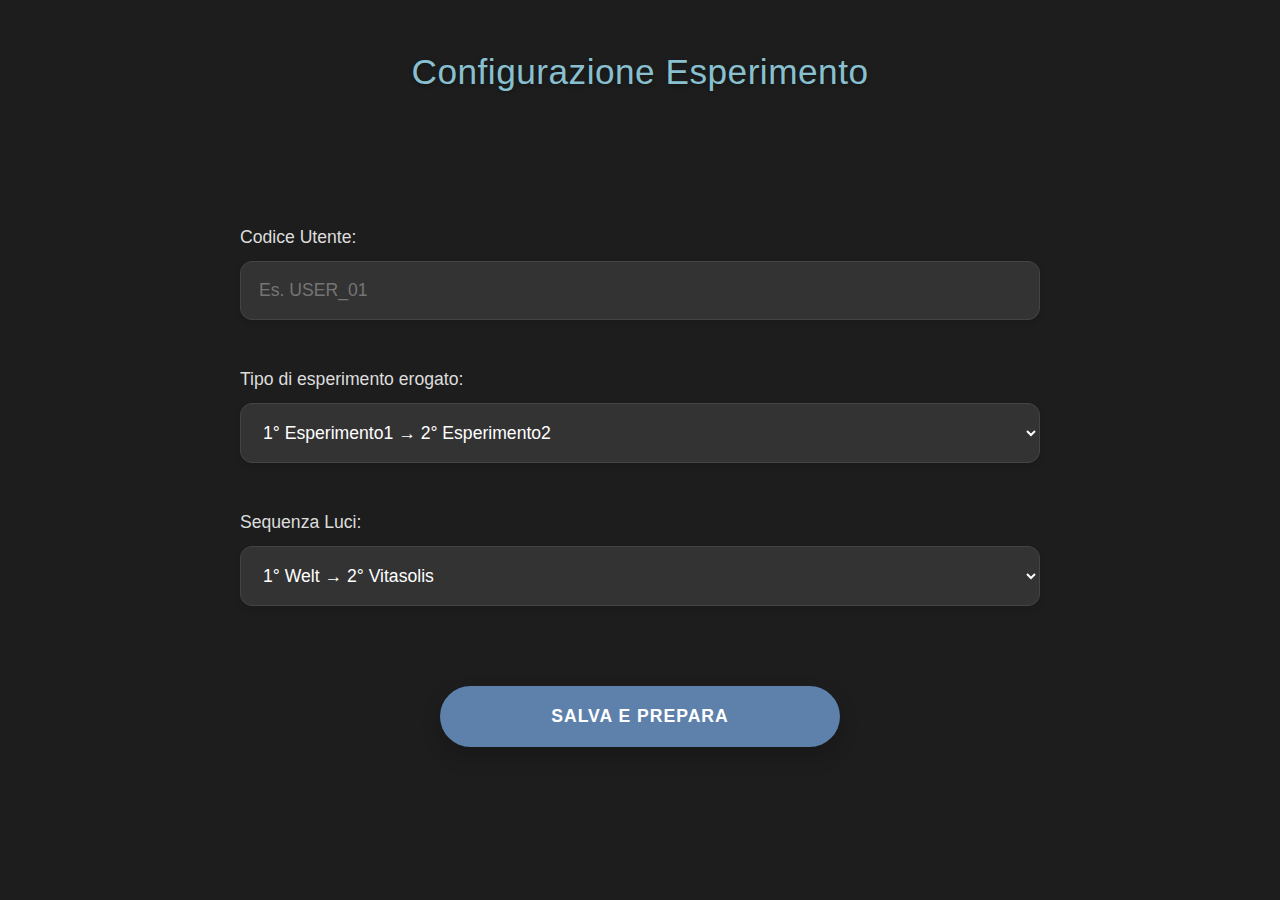
<file: index.html>
<!DOCTYPE html>
<html lang="it">
<head>
    <meta charset="UTF-8">
    <title>Control Room</title>
    <link rel="stylesheet" href="style.css">
</head>
<body>
    <h1>Configurazione Esperimento</h1>
    <div class="card">
        <label>Codice Utente:</label>
        <input type="text" id="userId" placeholder="Es. USER_01">
        
        <label style="display:block; margin-top:15px">Tipo di esperimento erogato:</label>
        <select id="ExperimentOrder">
            <option value="e1_e2">1° Esperimento1 &rarr; 2° Esperimento2</option>
            <option value="e2_e1">1° Esperimento2 &rarr; 2° Esperimento1</option>
        </select>

        <label style="display:block; margin-top:15px">Sequenza Luci:</label>
        <select id="lightOrder">
            <option value="Welt_Vitasolis">1° Welt &rarr; 2° Vitasolis</option>
            <option value="Vitasolis_Welt">1° Vitasolis &rarr; 2° Welt</option>
        </select>

        <button onclick="startExperiment()">SALVA E PREPARA</button>
    </div>

    <script>
        function startExperiment() {
            try {
                const uid = document.getElementById('userId').value;
                const Lightorder = document.getElementById('lightOrder').value;
                const ExperimentOrder = document.getElementById('ExperimentOrder').value;
                
                if(!uid) return alert("Inserisci ID Utente prima di procedere!");

                const [l1, l2] = Lightorder.split('_');
                const [e1, e2] = ExperimentOrder.split('_');
                
                localStorage.clear();
         
                localStorage.setItem('userId', uid);
                localStorage.setItem('light1_name', l1);
                localStorage.setItem('light2_name', l2);
                localStorage.setItem('phase1_name', e1);
                localStorage.setItem('phase2_name', e2);
                localStorage.setItem('stepIndex', -1); 

                alert("Configurazione Salvata per utente: " + uid + "\nPremi OK per iniziare.");

                window.location.href = "intro.html";
            } catch (err) {
                alert("ERRORE NEL CODICE: " + err.message);
            }
        }
    </script>
</body>
</html>
</file>
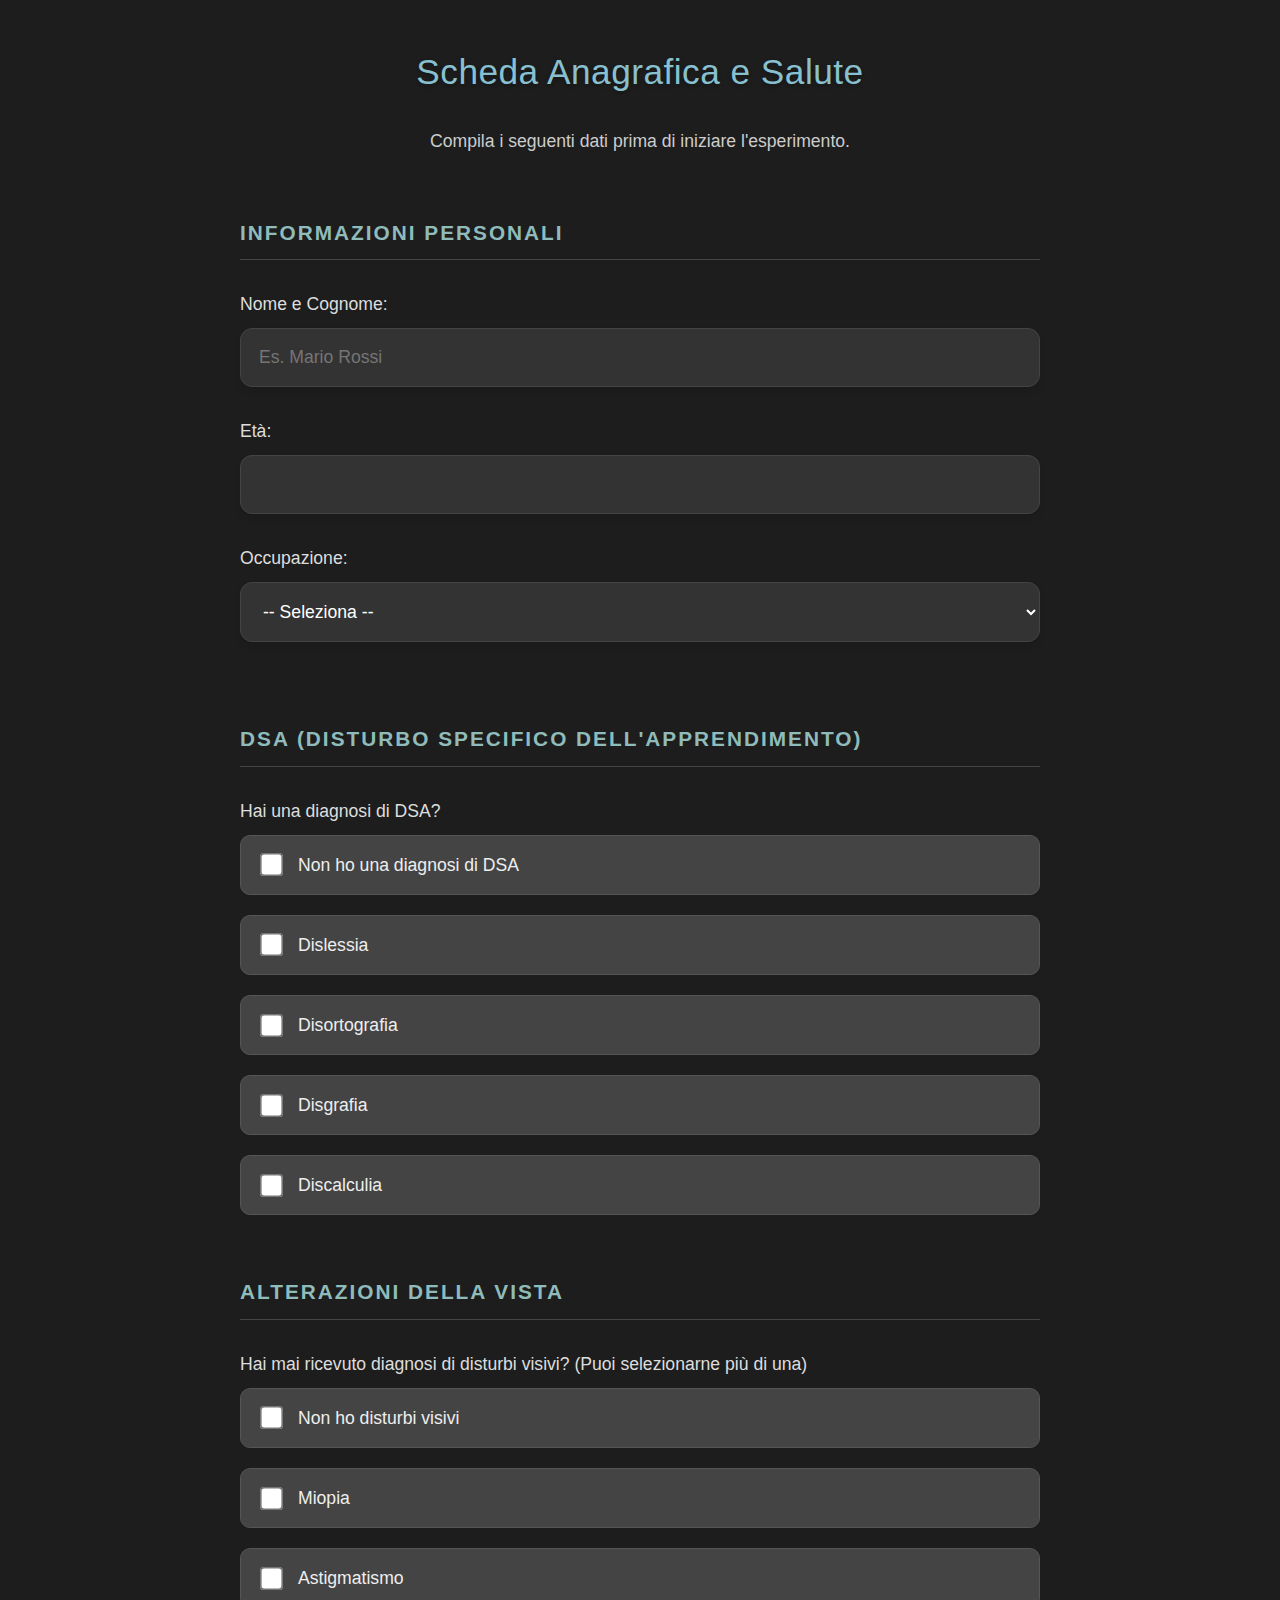
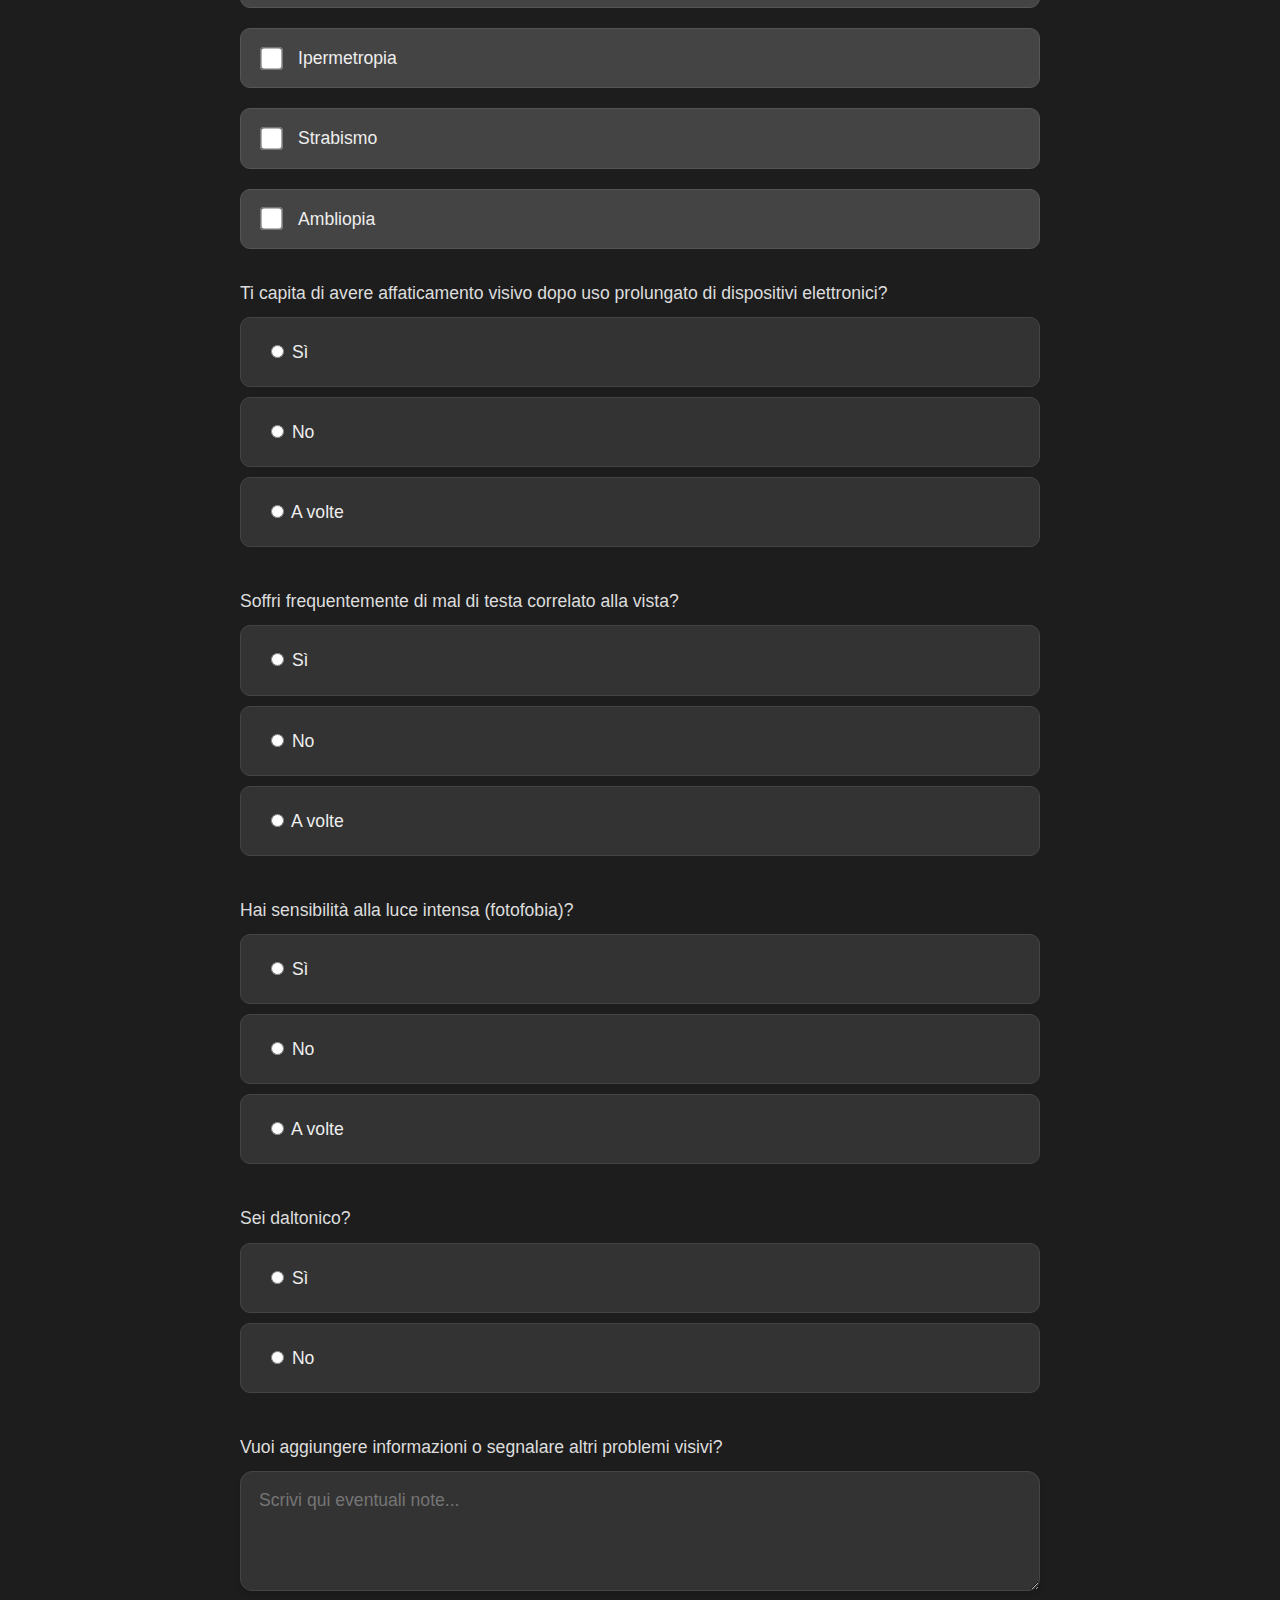
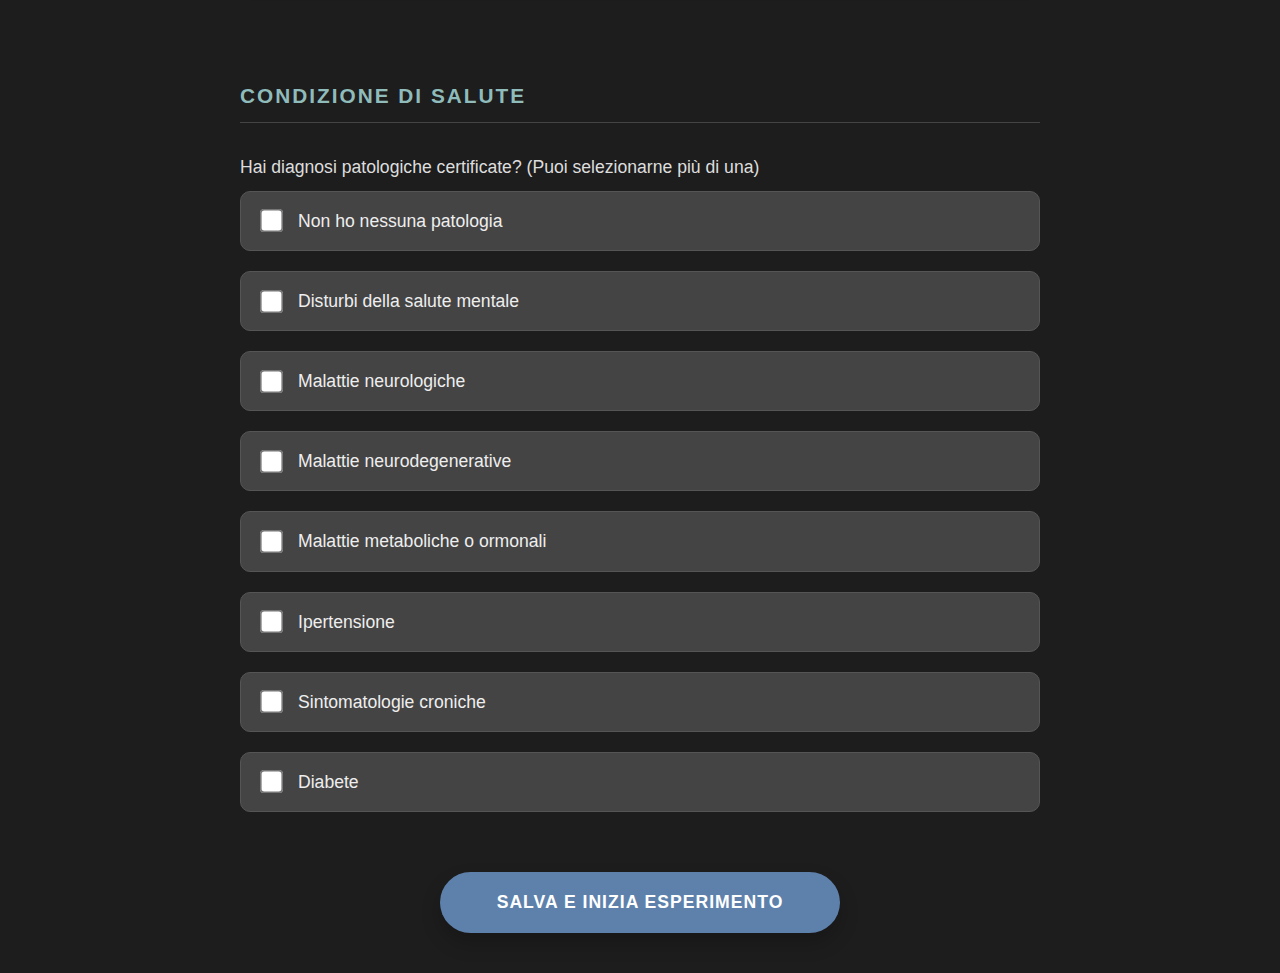
<file: anagrafica.html>
<!DOCTYPE html>
<html lang="it">
<head>
    <meta charset="UTF-8">
    <title>Dati Anagrafici e Salute</title>
    <link rel="stylesheet" href="style.css">
    <script src="flow.js"></script>
    <style>
        /* Stile specifico per le checkbox a lista */
        .checkbox-group {
            display: flex;
            flex-direction: column;
            gap: 10px;
            margin-bottom: 20px;
        }
        .check-option {
            display: flex;
            align-items: center;
            background: #444;
            padding: 15px 20px;
            border-radius: 10px;
            border: 1px solid #555;
            cursor: pointer;
            transition: background 0.2s;
        }
        .check-option:hover { background-color: #555; border-color: white; }
        
        input[type="checkbox"] {
            transform: scale(1.8);
            margin-right: 20px;
            accent-color: #4CAF50;
            cursor: pointer;
        }
    </style>
</head>
<body>

    <h1>Scheda Anagrafica e Salute</h1>
    <p style="text-align:center; color:#ccc;">Compila i seguenti dati prima di iniziare l'esperimento.</p>

    <form onsubmit="event.preventDefault(); salvaAnagrafica();">

        <div class="section-title">Informazioni personali</div>
        
        <label>Nome e Cognome:</label>
        <input type="text" id="nome" required placeholder="Es. Mario Rossi">

        <label>Età:</label>
        <input type="number" id="eta" required min="18" max="99">

        <label>Occupazione:</label>
        <select id="occupazione" required>
            <option value="" disabled selected>-- Seleziona --</option>
            <option value="studente">Studente</option>
            <option value="lavoratore">Lavoratore</option>
            <option value="studente-lavoratore">Studente-Lavoratore</option>
            <option value="disoccupato">Disoccupato</option>
            <option value="pensionato">Pensionato</option>
        </select>

        <div class="section-title">DSA (Disturbo Specifico dell'apprendimento)</div>
        <label>Hai una diagnosi di DSA?</label>
        
        <div class="checkbox-group" id="group_dsa">
            <label class="check-option"><input type="checkbox" name="dsa_opt" value="nessuna" onchange="checkDSA(this)"> Non ho una diagnosi di DSA</label>
            <label class="check-option"><input type="checkbox" name="dsa_opt" value="dislessia" onchange="checkDSA(this)"> Dislessia</label>
            <label class="check-option"><input type="checkbox" name="dsa_opt" value="disortografia" onchange="checkDSA(this)"> Disortografia</label>
            <label class="check-option"><input type="checkbox" name="dsa_opt" value="disgrafia" onchange="checkDSA(this)"> Disgrafia</label>
            <label class="check-option"><input type="checkbox" name="dsa_opt" value="discalculia" onchange="checkDSA(this)"> Discalculia</label>
        </div>

        <div class="section-title">Alterazioni della vista</div>
        <label>Hai mai ricevuto diagnosi di disturbi visivi? (Puoi selezionarne più di una)</label>
        
        <div class="checkbox-group" id="group_vista">
            <label class="check-option"><input type="checkbox" name="disturbi_visivi" value="nessuno" onchange="checkVista(this)"> Non ho disturbi visivi</label>
            <label class="check-option"><input type="checkbox" name="disturbi_visivi" value="miopia" onchange="checkVista(this)"> Miopia</label>
            <label class="check-option"><input type="checkbox" name="disturbi_visivi" value="astigmatismo" onchange="checkVista(this)"> Astigmatismo</label>
            <label class="check-option"><input type="checkbox" name="disturbi_visivi" value="ipermetropia" onchange="checkVista(this)"> Ipermetropia</label>
            <label class="check-option"><input type="checkbox" name="disturbi_visivi" value="strabismo" onchange="checkVista(this)"> Strabismo</label>
            <label class="check-option"><input type="checkbox" name="disturbi_visivi" value="ambliopia" onchange="checkVista(this)"> Ambliopia</label>
        </div>

        <div id="div_dettagli_vista" class="dynamic-block" style="padding-left: 15px; border-left: 2px solid #4CAF50; margin-top:10px;">
            <label>In questo momento stai usando occhiali o lenti?</label>
            <div class="radio-group">
                <label class="radio-option"><input type="radio" name="correzione" value="occhiali"> Sì, occhiali</label>
                <label class="radio-option"><input type="radio" name="correzione" value="lenti"> Sì, lenti a contatto</label>
                <label class="radio-option"><input type="radio" name="correzione" value="no"> No</label>
            </div>
            
            <label>Caratteristiche particolari lenti/occhiali (selezione multipla):</label>
            <div class="checkbox-group" id="group_lenti">
                <label class="check-option"><input type="checkbox" name="lenti_feat" value="nessuna" onchange="checkLenti(this)"> Nessuna / Non porto lenti</label>
                <label class="check-option"><input type="checkbox" name="lenti_feat" value="antiriflesso" onchange="checkLenti(this)"> Antiriflesso</label>
                <label class="check-option"><input type="checkbox" name="lenti_feat" value="filtro_luce_blu" onchange="checkLenti(this)"> Filtro Luce Blu</label>
                <label class="check-option"><input type="checkbox" name="lenti_feat" value="altro" onchange="checkLenti(this)"> Altro...</label>
            </div>
            
            <div id="div_altro_lenti" class="hidden-section">
                <input type="text" id="altro_lenti_text" placeholder="Specifica caratteristiche lenti...">
            </div>
        </div>
                
        <label>Ti capita di avere affaticamento visivo dopo uso prolungato di dispositivi elettronici?</label>
        <div class="radio-group">
            <label class="radio-option"><input type="radio" name="affaticamento" value="si" required> Sì</label>
            <label class="radio-option"><input type="radio" name="affaticamento" value="no"> No</label>
            <label class="radio-option"><input type="radio" name="affaticamento" value="a_volte"> A volte</label>
        </div>

        <label>Soffri frequentemente di mal di testa correlato alla vista?</label>
        <div class="radio-group">
            <label class="radio-option"><input type="radio" name="mdt" value="si" required> Sì</label>
            <label class="radio-option"><input type="radio" name="mdt" value="no"> No</label>
            <label class="radio-option"><input type="radio" name="mdt" value="a_volte"> A volte</label>
        </div>

        <label>Hai sensibilità alla luce intensa (fotofobia)?</label>
        <div class="radio-group">
            <label class="radio-option"><input type="radio" name="fotofobia" value="si" required> Sì</label>
            <label class="radio-option"><input type="radio" name="fotofobia" value="no"> No</label>
            <label class="radio-option"><input type="radio" name="fotofobia" value="a_volte"> A volte</label>
        </div>

        <label>Sei daltonico?</label>
        <div class="radio-group">
            <label class="radio-option"><input type="radio" name="daltonismo" value="si" onchange="toggleDaltonismo(true)" required> Sì</label>
            <label class="radio-option"><input type="radio" name="daltonismo" value="no" onchange="toggleDaltonismo(false)"> No</label>
        </div>

        <div id="div_tipo_daltonismo" class="hidden-section">
            <label>Specifica il tipo di daltonismo:</label>
            <select id="tipo_daltonismo">
                <option value="" disabled selected>-- Seleziona --</option>
                <option value="protanopia">Protanopia</option>
                <option value="protanomalia">Protanomalia</option>
                <option value="deuteranopia">Deuteranopia</option>
                <option value="deuteranomalia">Deuteranomalia</option>
                <option value="tritanopia">Tritanopia</option>
                <option value="tritanomalia">Tritanomalia</option>
                <option value="acromatopsia">Acromatopsia</option>
                <option value="altro">Altro</option>
            </select>
        </div>

        <label>Vuoi aggiungere informazioni o segnalare altri problemi visivi?</label>
        <textarea id="note_visive" placeholder="Scrivi qui eventuali note..."></textarea>

        <div class="section-title">Condizione di Salute</div>
        <label>Hai diagnosi patologiche certificate? (Puoi selezionarne più di una)</label>
        
        <div class="checkbox-group" id="group_patologie">
            <label class="check-option"><input type="checkbox" name="patologie" value="nessuna" onchange="checkPatologia(this)"> Non ho nessuna patologia</label>
            <label class="check-option"><input type="checkbox" name="patologie" value="salute_mentale" onchange="checkPatologia(this)"> Disturbi della salute mentale</label>
            <label class="check-option"><input type="checkbox" name="patologie" value="neurologiche" onchange="checkPatologia(this)"> Malattie neurologiche</label>
            <label class="check-option"><input type="checkbox" name="patologie" value="neurodegenerative" onchange="checkPatologia(this)"> Malattie neurodegenerative</label>
            <label class="check-option"><input type="checkbox" name="patologie" value="metaboliche_ormonali" onchange="checkPatologia(this)"> Malattie metaboliche o ormonali</label>
            <label class="check-option"><input type="checkbox" name="patologie" value="ipertensione" onchange="checkPatologia(this)"> Ipertensione</label>
            <label class="check-option"><input type="checkbox" name="patologie" value="sintomatologie_croniche" onchange="checkPatologia(this)"> Sintomatologie croniche</label>
            <label class="check-option"><input type="checkbox" name="patologie" value="diabete" onchange="checkPatologia(this)"> Diabete</label>
        </div>

        <div id="div_specifica_patologia" class="hidden-section">
            <label>Puoi specificare il tipo di malattia diagnosticata?</label>
            <input type="text" id="specifica_patologia_text" placeholder="Inserisci il nome della patologia...">
        </div>

        <button type="submit">SALVA E INIZIA ESPERIMENTO</button>
    </form>

    <script>
        // --- NUOVA LOGICA DSA ---
        function checkDSA(el) {
            const checkboxes = document.querySelectorAll('input[name="dsa_opt"]');
            
            // Se seleziono "Nessuna", deseleziono le altre
            if (el.value === 'nessuna') {
                if (el.checked) {
                    checkboxes.forEach(cb => { if(cb !== el) cb.checked = false; });
                }
            } else {
                // Se seleziono una malattia, deseleziono "Nessuna"
                if (el.checked) {
                    document.querySelector('input[name="dsa_opt"][value="nessuna"]').checked = false;
                }
            }
        }

        // --- 1. LOGICA DISTURBI VISIVI ---
        function checkVista(el) {
            const checkboxes = document.querySelectorAll('input[name="disturbi_visivi"]');
            const divDettagli = document.getElementById('div_dettagli_vista');
            const radiosCorrezione = document.getElementsByName('correzione');
            
            if (el.value === 'nessuno') {
                if (el.checked) {
                    checkboxes.forEach(cb => { if(cb !== el) cb.checked = false; });
                    divDettagli.style.display = 'none';
                }
            } else {
                if (el.checked) {
                    document.querySelector('input[name="disturbi_visivi"][value="nessuno"]').checked = false;
                }
            }

            const anySick = Array.from(checkboxes).some(cb => cb.checked && cb.value !== 'nessuno');
            
            if (anySick) {
                divDettagli.style.display = 'block';
                radiosCorrezione.forEach(r => r.required = true);
            } else {
                divDettagli.style.display = 'none';
                radiosCorrezione.forEach(r => { r.required = false; r.checked = false; });
                
                document.querySelectorAll('input[name="lenti_feat"]').forEach(cb => cb.checked = false);
                document.querySelector('input[name="lenti_feat"][value="nessuna"]').checked = true;
                checkLenti(document.querySelector('input[name="lenti_feat"][value="nessuna"]'));
            }
        }

        // --- 2. LOGICA CARATTERISTICHE LENTI ---
        function checkLenti(el) {
            const checkboxes = document.querySelectorAll('input[name="lenti_feat"]');
            const divAltro = document.getElementById('div_altro_lenti');
            const inputAltro = document.getElementById('altro_lenti_text');

            if (el.value === 'nessuna') {
                if (el.checked) {
                    checkboxes.forEach(cb => { if(cb !== el) cb.checked = false; });
                }
            } else {
                if (el.checked) {
                    document.querySelector('input[name="lenti_feat"][value="nessuna"]').checked = false;
                }
            }

            const altroChecked = document.querySelector('input[name="lenti_feat"][value="altro"]').checked;
            
            if (altroChecked) {
                divAltro.style.display = 'block';
                inputAltro.required = true;
            } else {
                divAltro.style.display = 'none';
                inputAltro.required = false;
                inputAltro.value = "";
            }
        }

        // --- 3. LOGICA PATOLOGIE ---
        function checkPatologia(el) {
            const checkboxes = document.querySelectorAll('input[name="patologie"]');
            const divSpecifica = document.getElementById('div_specifica_patologia');
            const inputSpecifica = document.getElementById('specifica_patologia_text');

            if (el.value === 'nessuna') {
                if (el.checked) {
                    checkboxes.forEach(cb => { if(cb !== el) cb.checked = false; });
                }
            } else {
                if (el.checked) {
                    document.querySelector('input[name="patologie"][value="nessuna"]').checked = false;
                }
            }

            const anyPatologia = Array.from(checkboxes).some(cb => cb.checked && cb.value !== 'nessuna');

            if (anyPatologia) {
                divSpecifica.style.display = 'block';
                inputSpecifica.required = true;
            } else {
                divSpecifica.style.display = 'none';
                inputSpecifica.required = false;
                inputSpecifica.value = "";
            }
        }

        function toggleDaltonismo(isYes) {
            const div = document.getElementById('div_tipo_daltonismo');
            const select = document.getElementById('tipo_daltonismo');
            if (isYes) {
                div.style.display = 'block';
                select.required = true;
            } else {
                div.style.display = 'none';
                select.required = false;
                select.value = "";
            }
        }

        // --- SALVATAGGIO ---
        function salvaAnagrafica() {
            // DSA: Raccolta Checkbox
            const dsaCheckboxes = document.querySelectorAll('input[name="dsa_opt"]:checked');
            let dsaList = Array.from(dsaCheckboxes).map(cb => cb.value);
            if (dsaList.length === 0) dsaList = ["nessuna"];

            // DISTURBI VISIVI
            const disturbiCheckboxes = document.querySelectorAll('input[name="disturbi_visivi"]:checked');
            let disturbiList = Array.from(disturbiCheckboxes).map(cb => cb.value);
            if (disturbiList.length === 0) disturbiList = ["nessuno"]; 

            // CORREZIONE E LENTI
            let correzione = null;
            let lentiList = []; 
            let specificaLenti = null;

            if (!disturbiList.includes('nessuno')) {
                const corrEl = document.querySelector('input[name="correzione"]:checked');
                if (corrEl) correzione = corrEl.value;

                const lentiCheckboxes = document.querySelectorAll('input[name="lenti_feat"]:checked');
                lentiList = Array.from(lentiCheckboxes).map(cb => cb.value);
                
                if(lentiList.length === 0) lentiList = ['nessuna'];

                if (lentiList.includes('altro')) {
                    specificaLenti = document.getElementById('altro_lenti_text').value;
                }
            } else {
                lentiList = ['nessuna'];
            }

            // DALTONISMO
            const daltonismoVal = document.querySelector('input[name="daltonismo"]:checked').value;
            let tipoDaltonismo = null;
            if (daltonismoVal === 'si') {
                tipoDaltonismo = document.getElementById('tipo_daltonismo').value;
            }

            // PATOLOGIE
            const patologieCheckboxes = document.querySelectorAll('input[name="patologie"]:checked');
            let patologieList = Array.from(patologieCheckboxes).map(cb => cb.value);
            if (patologieList.length === 0) patologieList = ["nessuna"];

            let specificaPatologia = null;
            if (!patologieList.includes('nessuna')) {
                specificaPatologia = document.getElementById('specifica_patologia_text').value;
            }

            // CREAZIONE OGGETTO DATI
            const dati = {
                nome: document.getElementById('nome').value,
                eta: document.getElementById('eta').value,
                occupazione: document.getElementById('occupazione').value,
                
                // MODIFICATO QUI: Ora è una lista, non più un valore singolo
                dsa: dsaList, 
                
                disturbo_visivo: disturbiList, 
                correzione: correzione,              
                caratteristiche_lenti: lentiList, 
                specifica_lenti_altro: specificaLenti, 
                daltonico: daltonismoVal,
                tipo_daltonismo: tipoDaltonismo,
                note_visive: document.getElementById('note_visive').value,
                categoria_patologia: patologieList, 
                specifica_patologia: specificaPatologia,
                affaticamento: document.querySelector('input[name="affaticamento"]:checked').value,
                mal_di_testa: document.querySelector('input[name="mdt"]:checked').value,
                fotofobia: document.querySelector('input[name="fotofobia"]:checked').value
            };

            localStorage.setItem('dati_anagrafici', JSON.stringify(dati));
            
            console.log("Anagrafica salvata:", dati);
            
            if (typeof nextStep === "function") {
                nextStep();
            } else {
                alert("Errore: flow.js non caricato.");
            }
        }
    </script>
</body>
</html>
</file>
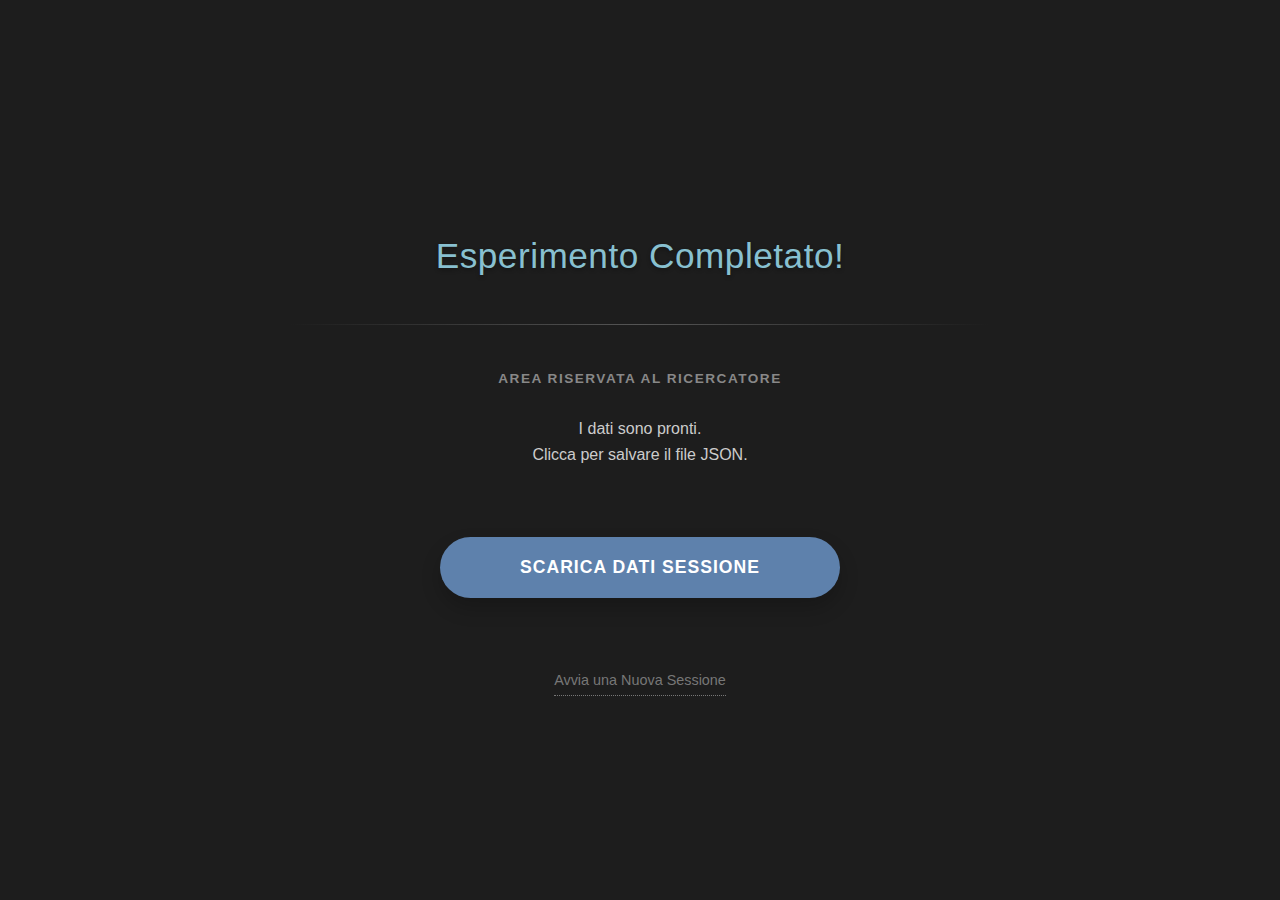
<file: end.html>
<!DOCTYPE html>
<html lang="it">
<head>
    <meta charset="UTF-8">
    <title>Fine</title>
    <link rel="stylesheet" href="style.css">
    <style>
        .end-card {
            background-color: transparent;
            width: 100%;
            max-width: 700px;
            margin: 0 auto;
            text-align: center;
            display: flex;
            flex-direction: column;
            align-items: center;
        }

        .big-icon {
            font-size: 5rem;
            margin-bottom: 20px;
            display: block;
        }

        .divider {
            height: 1px;
            background: linear-gradient(to right, transparent, #555, transparent);
            margin: 30px 0;
            width: 100%;
        }

        .researcher-label {
            font-size: 0.85rem;
            color: #888;
            text-transform: uppercase;
            letter-spacing: 1.5px;
            margin-bottom: 10px;
            font-weight: bold;
        }

        .restart-link {
            display: inline-block;
            margin-top: 25px;
            color: #777;
            font-size: 0.9rem;
            border-bottom: 1px dotted #777;
            padding-bottom: 3px;
            transition: all 0.3s;
        }
        .restart-link:hover {
            color: #fff;
            border-bottom-color: #fff;
        }
    </style>
</head>
<body>

    <div class="end-card">
        
        <h1>Esperimento Completato!</h1>

        <div class="divider"></div>

        <p class="researcher-label">Area Riservata al Ricercatore</p>
        <p style="font-size: 1rem; margin-bottom: 20px; color: #ccc;">
            I dati sono pronti.<br>Clicca per salvare il file JSON.
        </p>

        <button onclick="scaricaDatiCompleti()">SCARICA DATI SESSIONE</button>
        
        <div id="msg" class="success-message">
            File salvato con successo!
        </div>

        <br>
        <a href="index.html" class="restart-link">Avvia una Nuova Sessione</a>
    </div>

    <script>
        function scaricaDatiCompleti() {
            // RECUPERO DATI BASE
            const userId = localStorage.getItem('userId') || 'Sconosciuto';
            const light1 = localStorage.getItem('light1_name') || 'ND';
            const light2 = localStorage.getItem('light2_name') || 'ND';
            const exp1 = localStorage.getItem('phase1_name') || 'ND'; 
            const exp2 = localStorage.getItem('phase2_name') || 'ND'; 
            
            const anagrafica = JSON.parse(localStorage.getItem('dati_anagrafici') || '{}');
            
            // RECUPERO QUESTIONARI (KSS, GVAS, ecc.)
            let keys = [];
            for (let i = 0; i < localStorage.length; i++) {
                const key = localStorage.key(i);
                if (key.includes('risultato_step_')) {
                    keys.push(key);
                }
            }
            keys.sort((a, b) => {
                const stepA = parseInt(a.match(/step_(\d+)_/)[1]);
                const stepB = parseInt(b.match(/step_(\d+)_/)[1]);
                return stepA - stepB;
            });
            const risultatiQuestionari = {};
            keys.forEach(key => {
                risultatiQuestionari[key] = JSON.parse(localStorage.getItem(key));
            });

            // RECUPERO TEMPI
            const performanceTimes = {};
            if(localStorage.getItem(`PERFORMANCE_TIMES_${light1}`)) {
                performanceTimes[light1] = JSON.parse(localStorage.getItem(`PERFORMANCE_TIMES_${light1}`));
            }
            if(localStorage.getItem(`PERFORMANCE_TIMES_${light2}`)) {
                performanceTimes[light2] = JSON.parse(localStorage.getItem(`PERFORMANCE_TIMES_${light2}`));
            }

            // RECUPERO INTERVISTA
            const intervista = JSON.parse(localStorage.getItem('INTERVISTA_FINALE') || '{}');

            // --- MODIFICA AGGIUNTA: RECUPERO MUNSELL ---
            // Recuperiamo i dati salvati in pausa.html (Fase 1) e munsell_fase2.html (Fase 2)
            const munsellP1 = JSON.parse(localStorage.getItem('MUNSELL_DATA_PHASE1') || 'null');
            const munsellP2 = JSON.parse(localStorage.getItem('MUNSELL_DATA_PHASE2') || 'null');

            // CREAZIONE OGGETTO FINALE
            const sessioneCompleta = {
                CONTROL_DATA: {
                    Soggetto_ID: userId,
                    Data_Sessione: new Date().toLocaleString(),
                    Sequenza_Luci: `${light1} -> ${light2}`,
                    Sequenza_Esperimenti: `${exp1} -> ${exp2}`,
                    Luce_1: light1,
                    Luce_2: light2
                },
                ANAGRAFICA: anagrafica,
                RISULTATI_QUESTIONARI: risultatiQuestionari,
                TEMPI_AUTOMATICI: performanceTimes,
                INTERVISTA: intervista,
                // NUOVA SEZIONE NEL JSON
                MUNSELL: {
                    Fase1: munsellP1,
                    Fase2: munsellP2
                }
            };

            // CREAZIONE FILE
            const dataStr = JSON.stringify(sessioneCompleta, null, 2);
            const blob = new Blob([dataStr], { type: "application/json" });
            const url = URL.createObjectURL(blob);
            
            const a = document.createElement('a');
            a.href = url;
            const nomeFile = `DATI_${userId}_${new Date().toISOString().slice(0,10)}.json`;
            a.download = nomeFile;
            
            document.body.appendChild(a);
            a.click();
            document.body.removeChild(a);
            URL.revokeObjectURL(url);

            document.getElementById('msg').style.display = 'block';
        }
    </script>
</body>
</html>
</file>
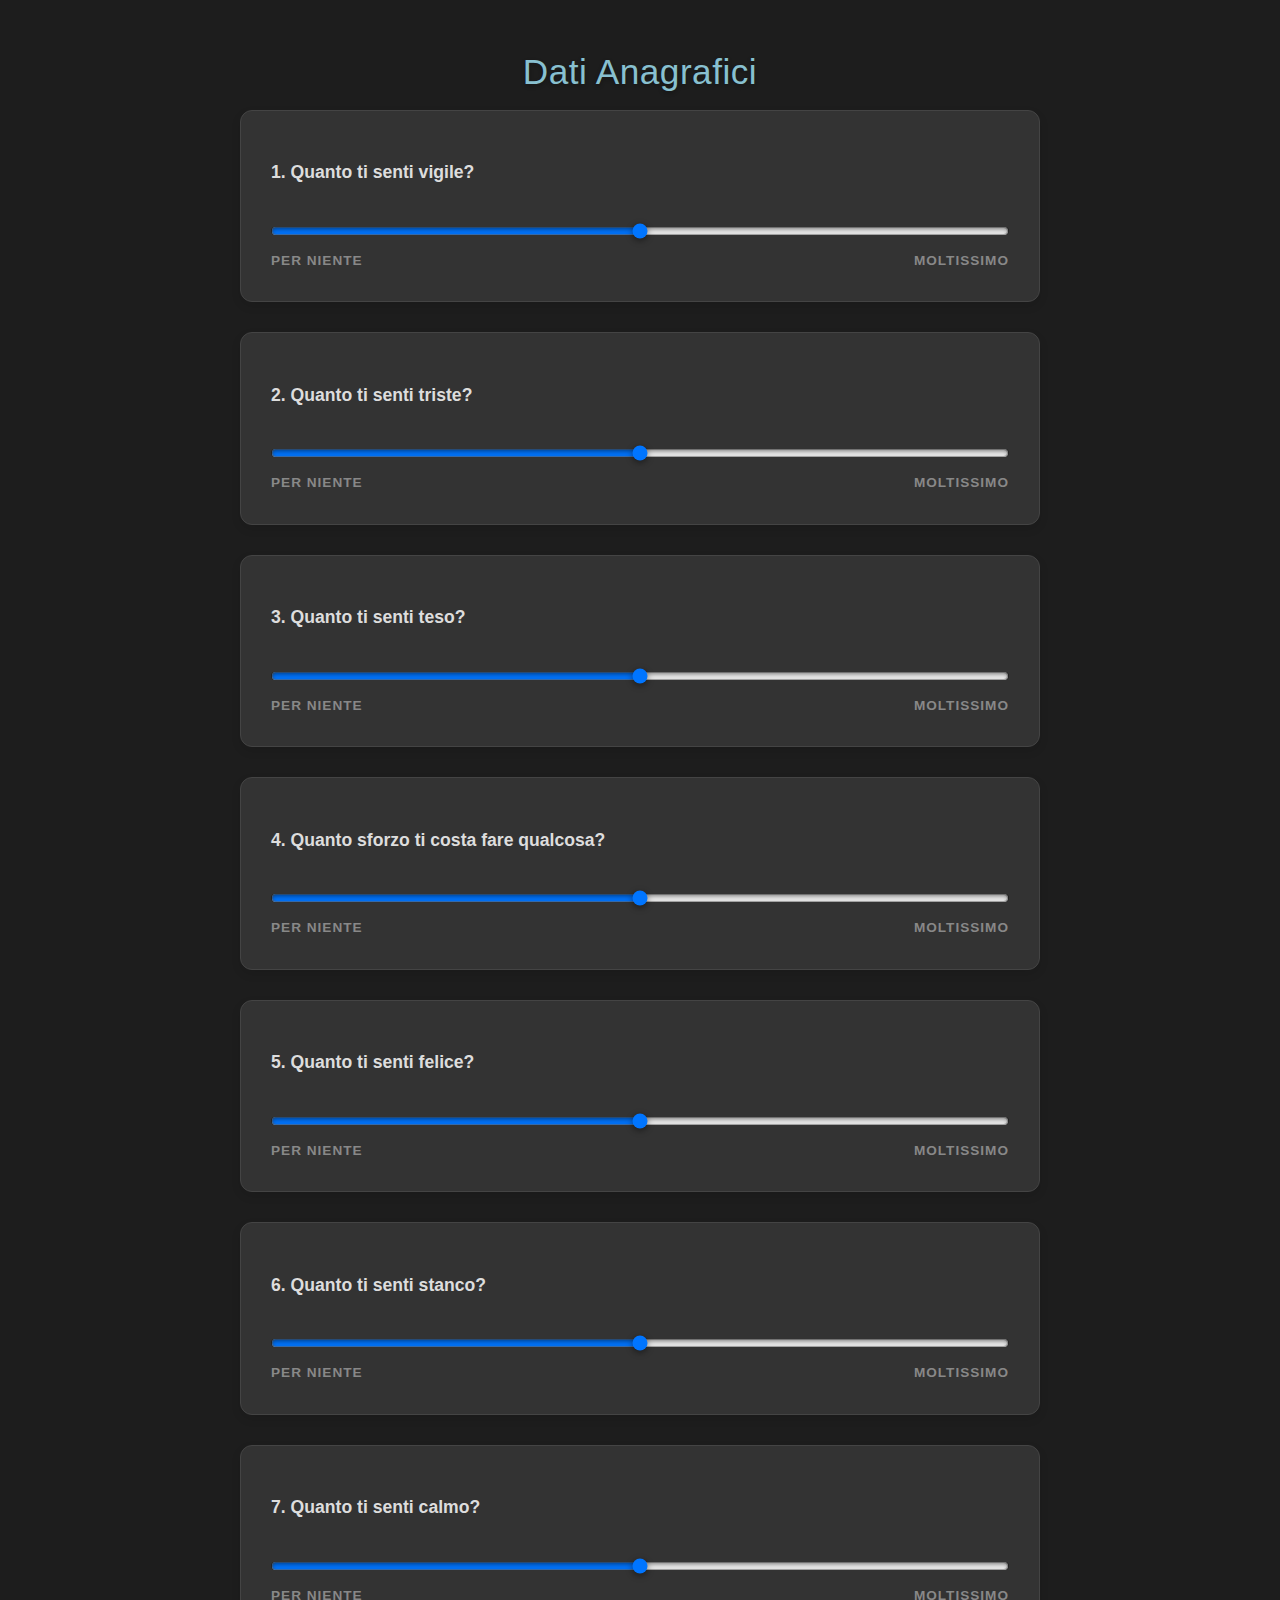
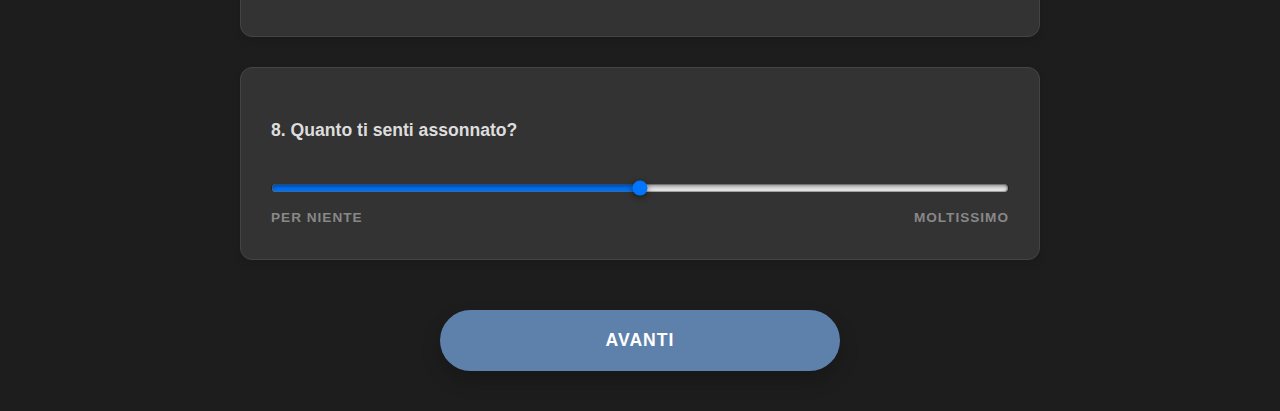
<file: gvas.html>
<!DOCTYPE html>
<html lang="it">
<head>
    <meta charset="UTF-8">
    <title>GVAS</title>
    <link rel="stylesheet" href="style.css">
    <script src="flow.js"></script>
</head>
<body>
    <h1 id="dynamic-title">GVAS</h1>
    <h4 id="dynamic-subtitle"></h4>

    <form onsubmit="event.preventDefault(); submitGVAS();">
        <div id="questions-container"></div>
        <button type="submit">AVANTI</button>
    </form>

    <script>
        const questions = [
            "1. Quanto ti senti vigile?", "2. Quanto ti senti triste?", 
            "3. Quanto ti senti teso?", "4. Quanto sforzo ti costa fare qualcosa?",
            "5. Quanto ti senti felice?", "6. Quanto ti senti stanco?",
            "7. Quanto ti senti calmo?", "8. Quanto ti senti assonnato?"
        ];

        const container = document.getElementById('questions-container');
        
        questions.forEach((q, i) => {
            container.innerHTML += `
            <div class="question-box">
                <p><strong>${q}</strong></p>
                <input type="range" name="q${i+1}" min="0" max="100" step="1">
                <div class="labels"><span>Per niente</span><span>Moltissimo</span></div>
            </div>`;
        });

        function submitGVAS() {
            // Raccogli tutti i valori
            let results = {};
            questions.forEach((q, i) => {
                const name = `q${i+1}`;
                results[name] = document.querySelector(`input[name="${name}"]`).value;
            });

            const stepIndex = localStorage.getItem('stepIndex');
            const key = `risultato_step_${stepIndex}_GVAS`;
            
            const record = {
                valori: results,
                fase: getCurrentLightName(),
                timestamp: new Date().toISOString()
            };

            localStorage.setItem(key, JSON.stringify(record));
            nextStep();
        }
    </script>
</body>
</html>
</file>
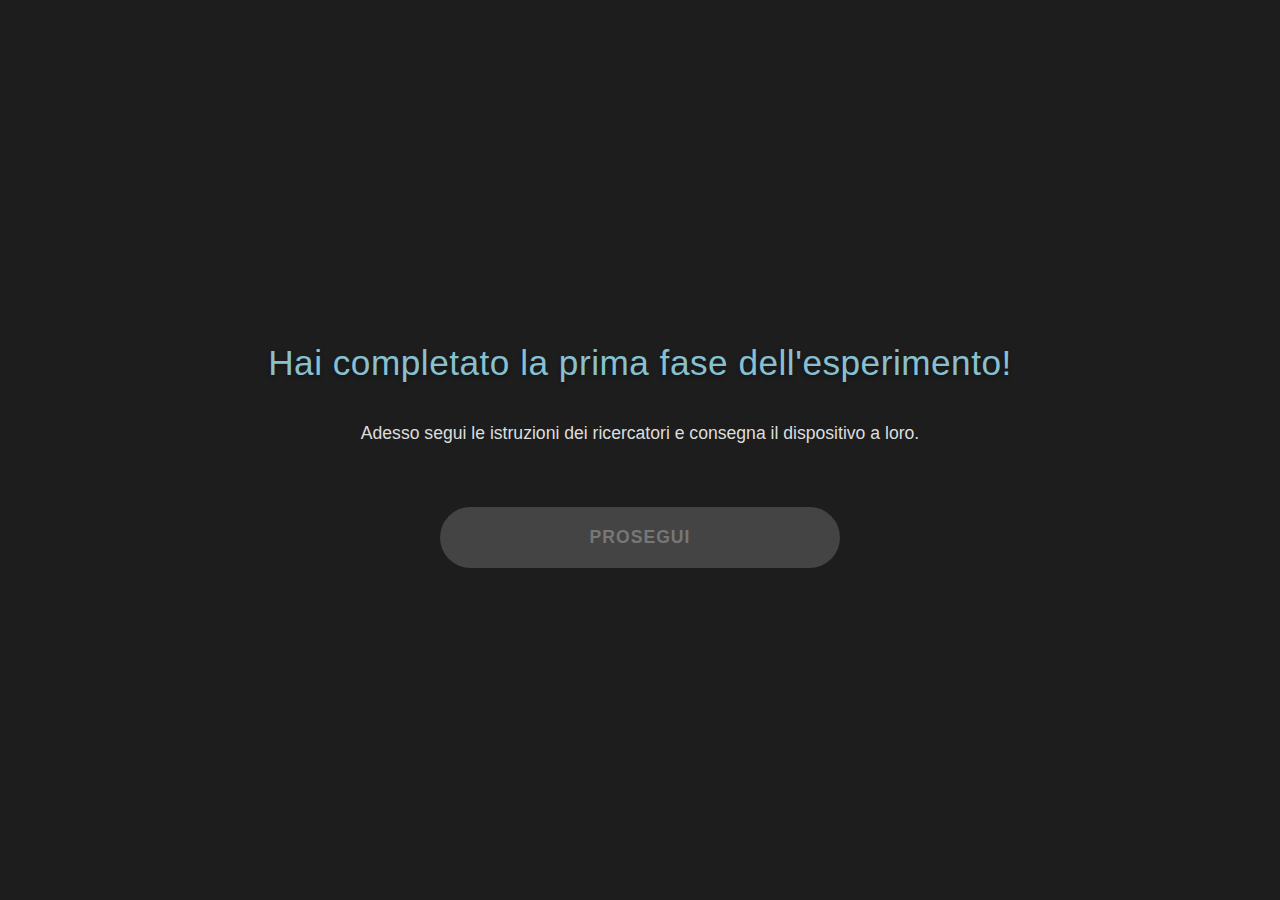
<file: instruction.html>
<!DOCTYPE html>
<html lang="it">
<head>
    <meta charset="UTF-8">
    <title>Pausa</title>
    <link rel="stylesheet" href="style.css">
    <script src="flow.js"></script>
</head>
<body>
    <h1>Hai completato la prima fase dell'esperimento!</h1>
    <p>Adesso segui le istruzioni dei ricercatori e consegna il dispositivo a loro.</p>
    

    <button id="btn-next" class="disabled-btn" onclick="nextStep()">PROSEGUI</button>
    
    <!-- <button onclick="nextStep()" class="secondary-btn">(Salta Pausa - Debug)</button> -->

    <script>
        const btnEl = document.getElementById('btn-next');

       
        window.onload = () => {
            setTimeout(() => {
                btnEl.classList.remove('disabled-btn');
                btnEl.textContent = "PROSEGUI";
            }, 15000); // 15 secondi di attesa
        };
    </script>
</body>
</html>
</file>
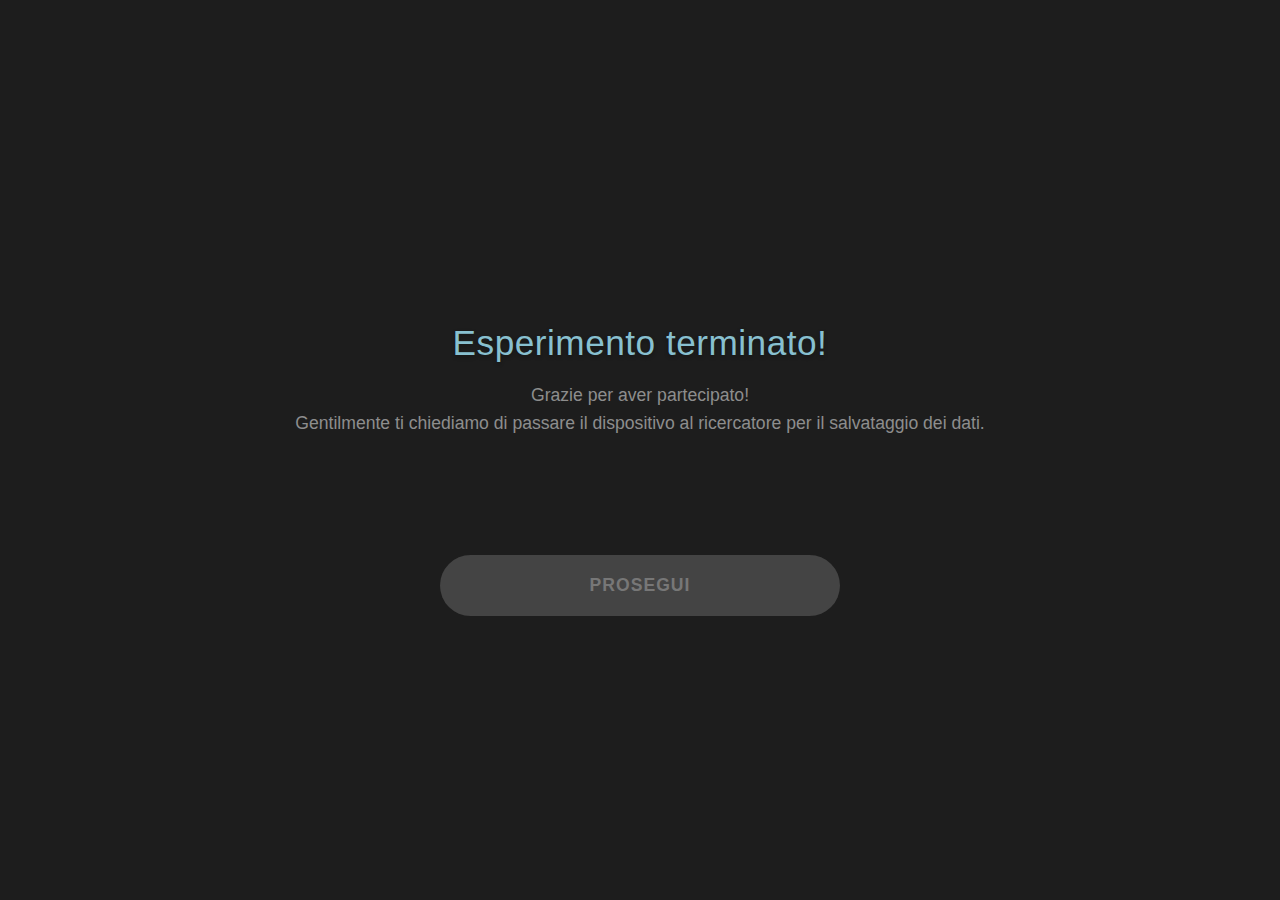
<file: instruction2.html>
<!DOCTYPE html>
<html lang="it">
<head>
    <meta charset="UTF-8">
    <title>Pausa</title>
    <link rel="stylesheet" href="style.css">
    <script src="flow.js"></script>
</head>
<body>
    <p>
        <h1>
            Esperimento terminato!
        </h1>
        <h4>
            Grazie per aver partecipato!<br>
            Gentilmente ti chiediamo di passare il dispositivo al ricercatore per il salvataggio dei dati.<br>
        </h4>
    </p>

    <button id="btn-next" class="disabled-btn" onclick="nextStep()">PROSEGUI</button>
    
    <!-- <button onclick="nextStep()" class="secondary-btn">(Salta Pausa - Debug)</button> -->

    <script>
        const btnEl = document.getElementById('btn-next');

       
        window.onload = () => {
            setTimeout(() => {
                btnEl.classList.remove('disabled-btn');
                btnEl.textContent = "PROSEGUI";
            }, 15000); // 15 secondi di attesa
        };
    </script>
</body>
</html>
</file>
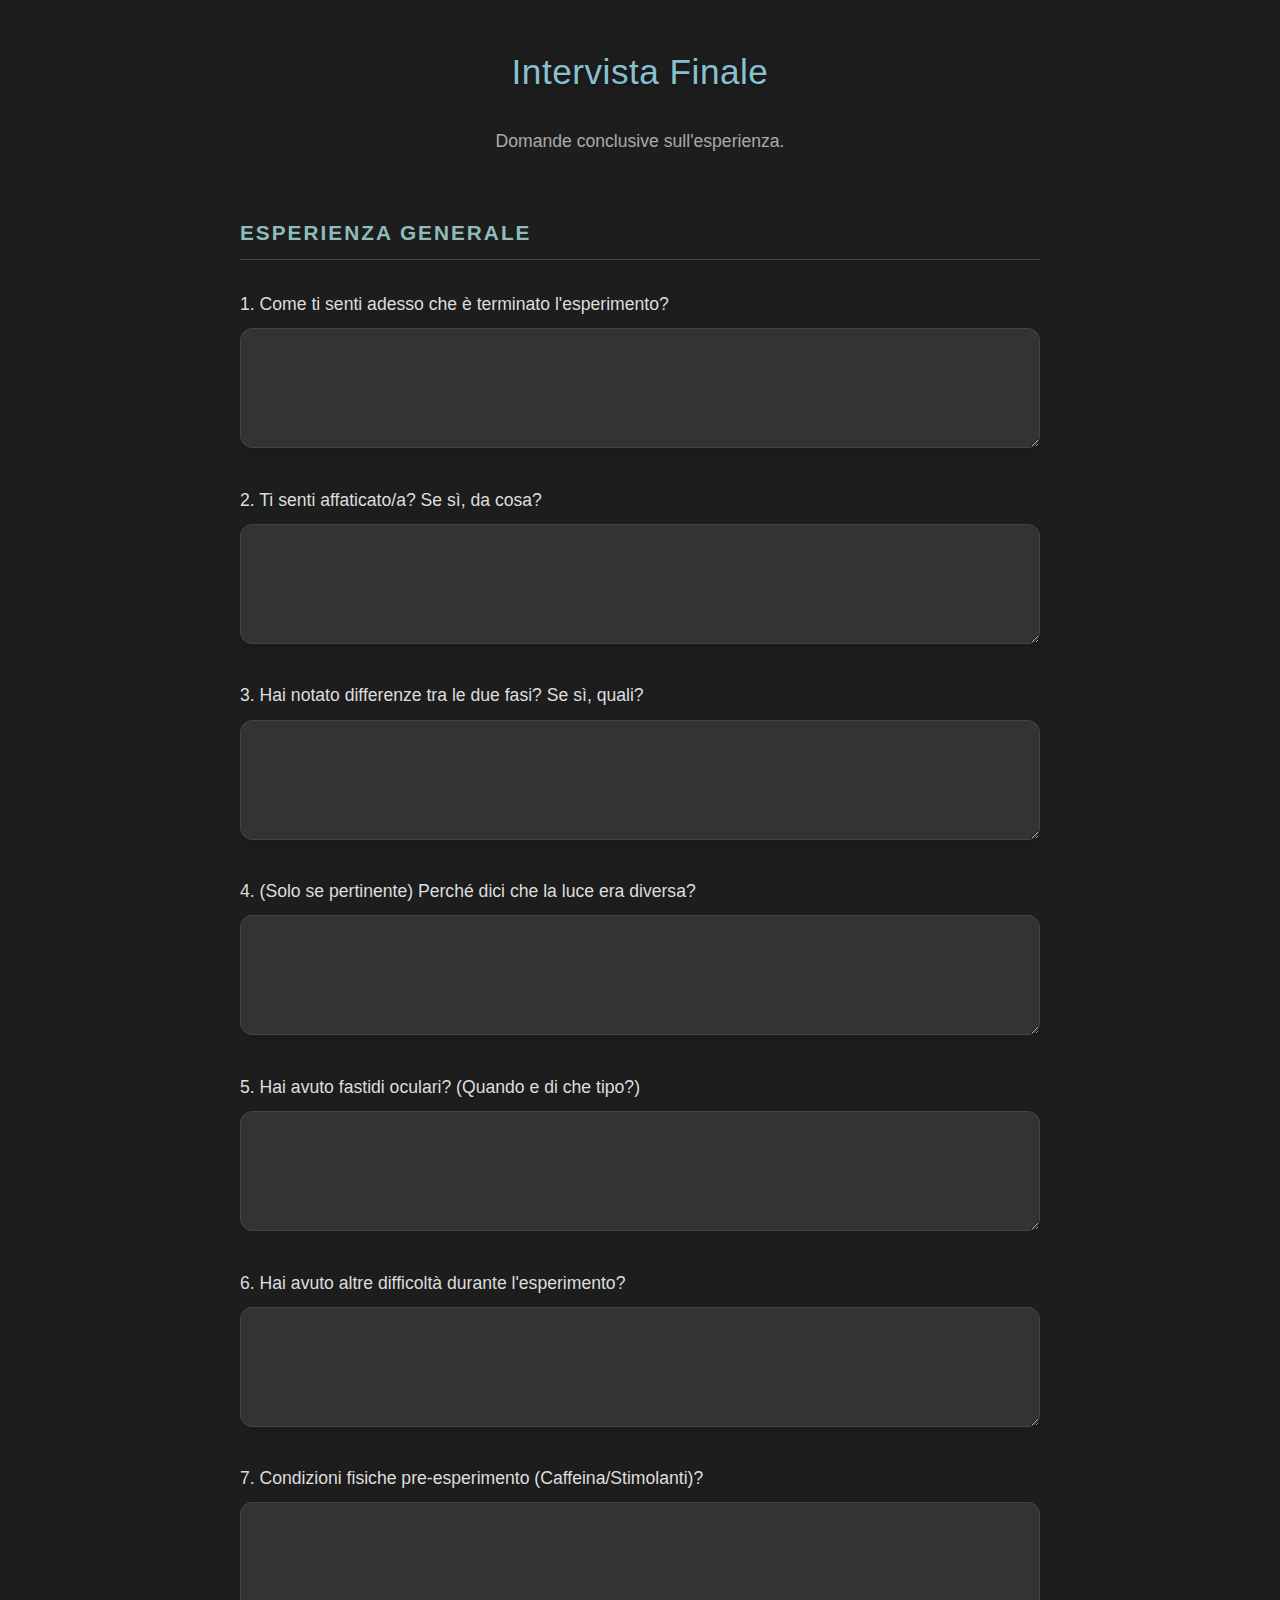
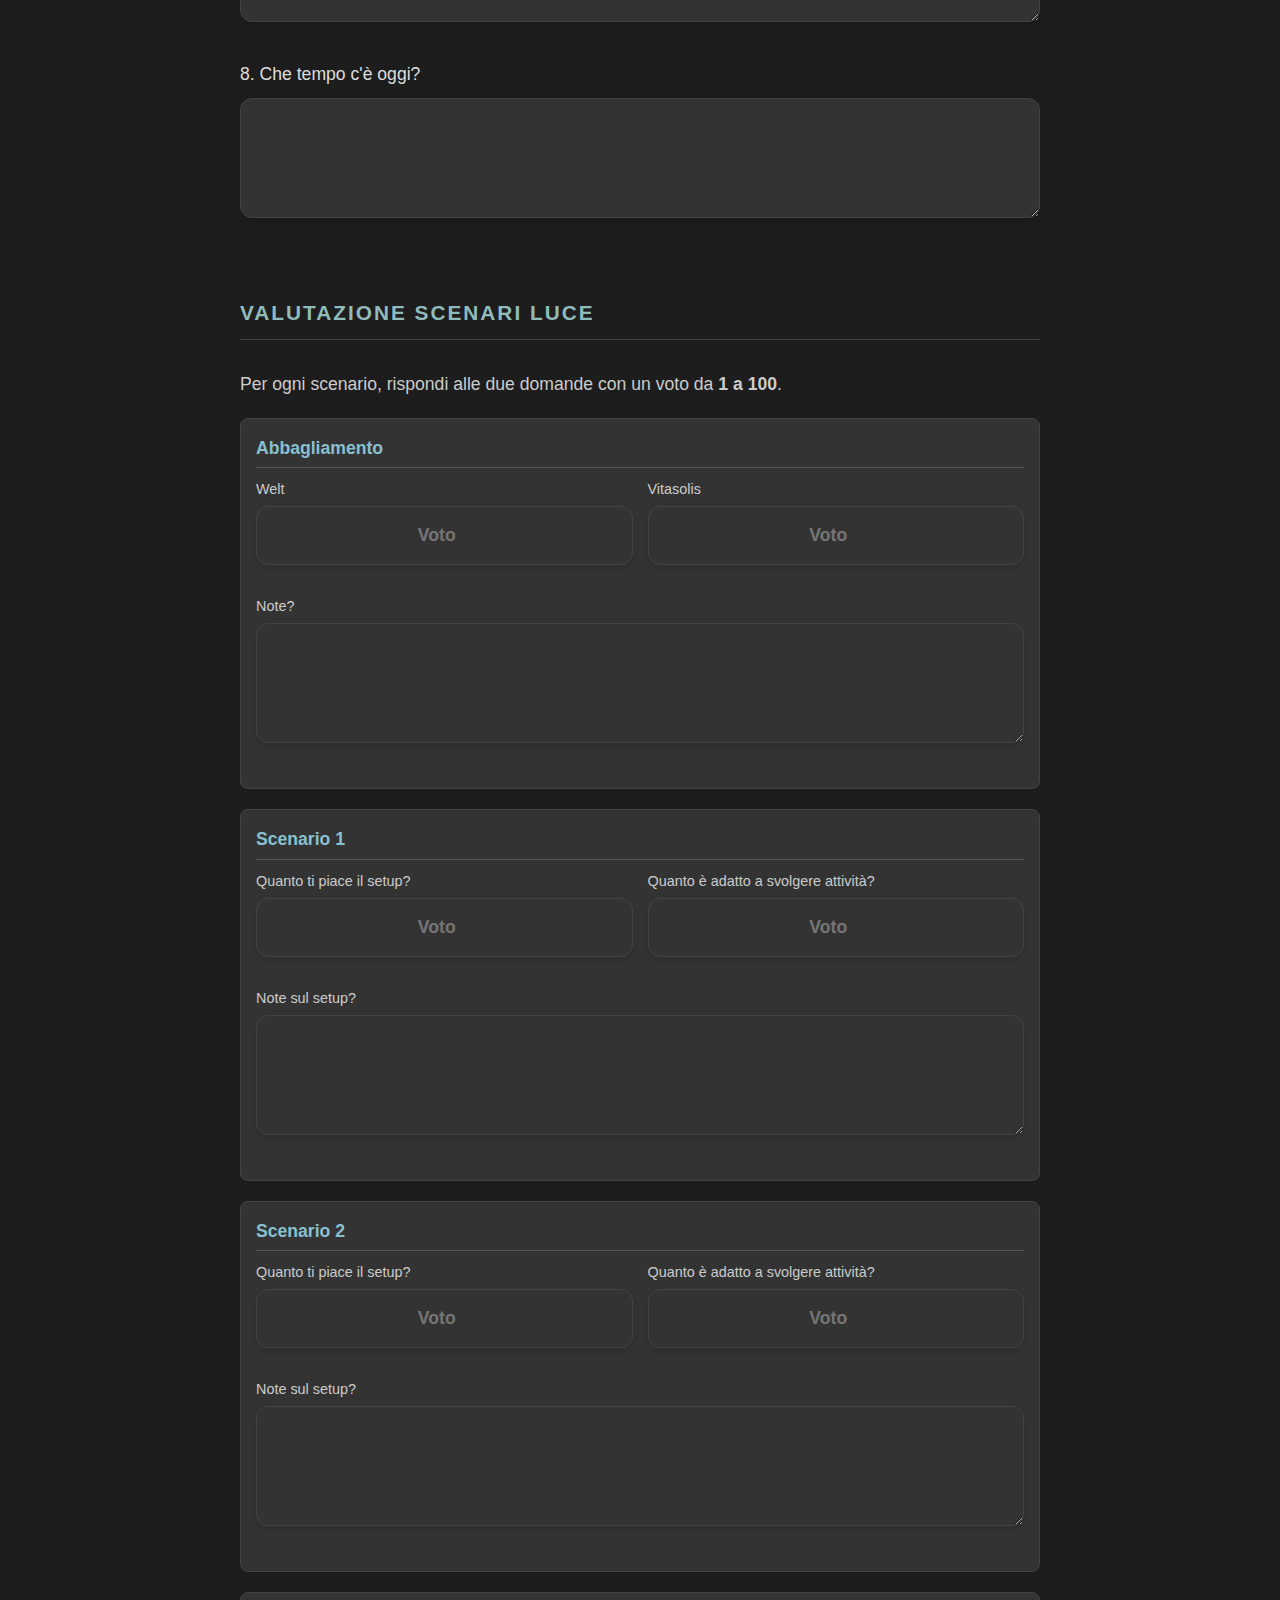
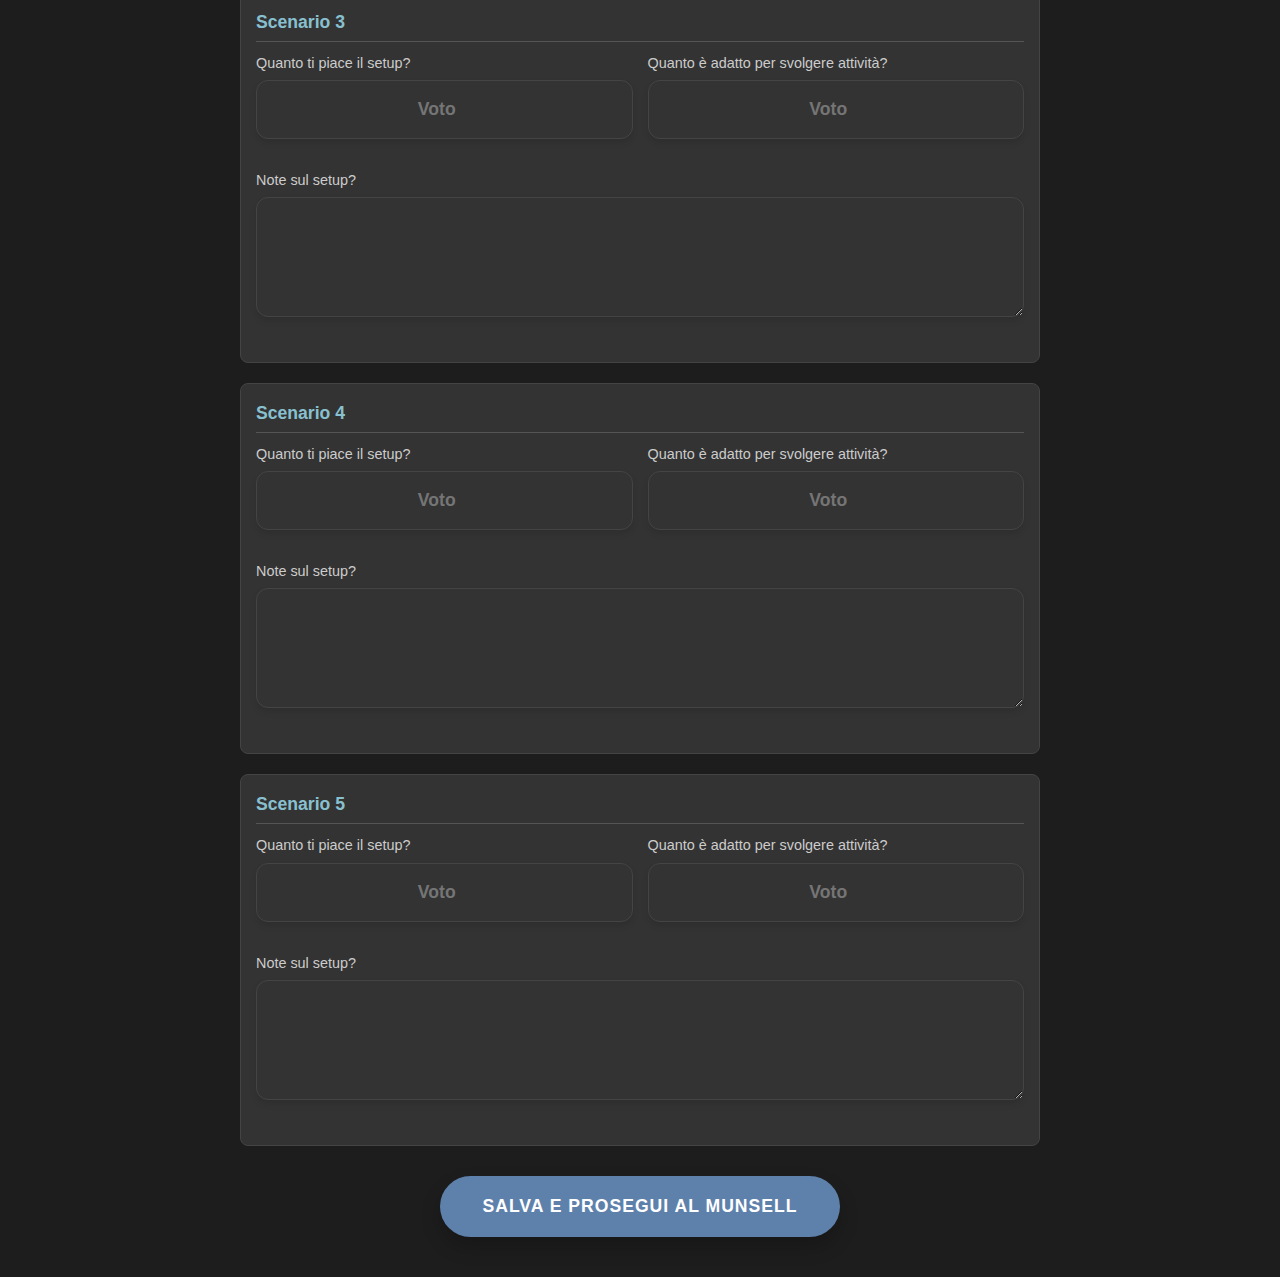
<file: interview.html>
<!DOCTYPE html>
<html lang="it">
<head>
    <meta charset="UTF-8">
    <title>Intervista Finale</title>
    <link rel="stylesheet" href="style.css">
    <script src="flow.js"></script>
    <style>
        .scenario-box {
            background: #333; padding: 15px; margin-bottom: 20px; 
            border-radius: 8px; border: 1px solid #444;
        }
        .scenario-header {
            font-weight: bold; color: #88C0D0; font-size: 1.1rem;
            margin-bottom: 10px; border-bottom: 1px solid #555; padding-bottom: 5px;
        }
        .questions-row {
            display: flex; justify-content: space-between; gap: 15px;
        }
        .q-item {
            flex: 1; display: flex; flex-direction: column;
        }
        .q-item label {
            font-size: 0.9rem; color: #ccc; margin-bottom: 5px;
        }
        .scenario-input { 
            width: 100%; padding: 10px; text-align: center; 
            font-size: 1.1rem; font-weight: bold;
            background: #222; border: 1px solid #555; color: white; border-radius: 4px;
        }
        .scenario-input:focus { border-color: #EBCB8B; outline: none; }
    </style>
</head>
<body>
    <h1>Intervista Finale</h1>
    <p style="text-align:center; color:#aaa">Domande conclusive sull'esperienza.</p>

    <form id="interviewForm">
        
        <div class="section-title">Esperienza Generale</div>

        <label>1. Come ti senti adesso che è terminato l'esperimento?</label>
        <textarea id="q1"></textarea>

        <label>2. Ti senti affaticato/a? Se sì, da cosa?</label>
        <textarea id="q2"></textarea>

        <label>3. Hai notato differenze tra le due fasi? Se sì, quali?</label>
        <textarea id="q3"></textarea>

        <label>4. (Solo se pertinente) Perché dici che la luce era diversa?</label>
        <textarea id="q4"></textarea>

        <label>5. Hai avuto fastidi oculari? (Quando e di che tipo?)</label>
        <textarea id="q5"></textarea>

        <label>6. Hai avuto altre difficoltà durante l'esperimento?</label>
        <textarea id="q6"></textarea>

        <label>7. Condizioni fisiche pre-esperimento (Caffeina/Stimolanti)?</label>
        <textarea id="q7"></textarea>

        <label>8. Che tempo c'è oggi?</label>
        <textarea id="q8"></textarea>

        <div class="section-title" style="margin-top:40px;">Valutazione Scenari Luce</div>
        <p style="margin-bottom:20px; color:#ccc;">Per ogni scenario, rispondi alle due domande con un voto da <strong>1 a 100</strong>.</p>

        <div class="scenario-box">
            <div class="scenario-header">Abbagliamento</div>
            <div class="questions-row">
                <div class="q-item">
                    <label>Welt </label>
                    <input type="number" id="abbagliamento_welt" class="scenario-input" min="1" max="100" placeholder="Voto">
                </div>
                <div class="q-item">
                    <label>Vitasolis </label>
                    <input type="number" id="abbagliamento_vitasolis" class="scenario-input" min="1" max="100" placeholder="Voto">
                </div>
            </div>
            <div class="q-item">
                <label>Note? </label>
                <textarea id="abbagliamento_notes"></textarea>
            </div>
        </div>
        <div class="scenario-box">

            <div class="scenario-header">Scenario 1</div>
            <div class="questions-row">
                <div class="q-item">
                    <label>Quanto ti piace il setup? </label>
                    <input type="number" id="scen_1_q1" class="scenario-input" min="1" max="100" placeholder="Voto">
                </div>
                <div class="q-item">
                    <label>Quanto è adatto a svolgere attività? </label>
                    <input type="number" id="scen_1_q2" class="scenario-input" min="1" max="100" placeholder="Voto">
                </div>
            </div>

            <div class="q-item">
                <label>Note sul setup? </label>
                <textarea id="scen_1_notes"></textarea>
            </div>
        </div>

        <div class="scenario-box">
            <div class="scenario-header">Scenario 2</div>
            <div class="questions-row">
                <div class="q-item">
                    <label>Quanto ti piace il setup? </label>
                    <input type="number" id="scen_2_q1" class="scenario-input" min="1" max="100" placeholder="Voto">
                </div>
                <div class="q-item">
                    <label>Quanto è adatto a svolgere attività? </label>
                    <input type="number" id="scen_2_q2" class="scenario-input" min="1" max="100" placeholder="Voto">
                </div>
            </div>
            <div class="q-item">
                <label>Note sul setup? </label>
                <textarea id="scen_2_notes"></textarea>
            </div>
        </div>

        <div class="scenario-box">
            <div class="scenario-header">Scenario 3</div>
            <div class="questions-row">
                <div class="q-item">
                    <label>Quanto ti piace il setup? </label>
                    <input type="number" id="scen_3_q1" class="scenario-input" min="1" max="100" placeholder="Voto">
                </div>
                <div class="q-item">
                    <label>Quanto è adatto per svolgere attività? </label>
                    <input type="number" id="scen_3_q2" class="scenario-input" min="1" max="100" placeholder="Voto">
                </div>
            </div>

            <div class="q-item">
                <label>Note sul setup? </label>
                <textarea id="scen_3_notes"></textarea>
            </div>
        </div>

        <div class="scenario-box">
            <div class="scenario-header">Scenario 4</div>
            <div class="questions-row">
                <div class="q-item">
                    <label>Quanto ti piace il setup? </label>
                    <input type="number" id="scen_4_q1" class="scenario-input" min="1" max="100" placeholder="Voto">
                </div>
                <div class="q-item">
                    <label>Quanto è adatto per svolgere attività? </label>
                    <input type="number" id="scen_4_q2" class="scenario-input" min="1" max="100" placeholder="Voto">
                </div>
            </div>
            <div class="q-item">
                <label>Note sul setup? </label>
                <textarea id="scen_4_notes"></textarea>
            </div>
        </div>

        <div class="scenario-box">
            <div class="scenario-header">Scenario 5</div>
            <div class="questions-row">
                <div class="q-item">
                    <label>Quanto ti piace il setup? </label>
                    <input type="number" id="scen_5_q1" class="scenario-input" min="1" max="100" placeholder="Voto">
                </div>
                <div class="q-item">
                    <label>Quanto è adatto per svolgere attività? </label>
                    <input type="number" id="scen_5_q2" class="scenario-input" min="1" max="100" placeholder="Voto">
                </div>
            </div>
            <div class="q-item">
                <label>Note sul setup? </label>
                <textarea id="scen_5_notes"></textarea>
            </div>
        </div>

        <button type="button" onclick="saveInterview()" style="margin-top:30px; background-color:#5E81AC;">SALVA E PROSEGUI AL MUNSELL</button>
    </form>

    <script>
        function saveInterview() {
            const data = {
                Q1_Feeling: document.getElementById('q1').value || "",
                Q2_Fatigue: document.getElementById('q2').value || "",
                Q3_Diffs: document.getElementById('q3').value || "",
                Q4_Light: document.getElementById('q4').value || "",
                Q5_Eyes: document.getElementById('q5').value || "",
                Q6_Other: document.getElementById('q6').value || "",
                Q7_Coffee: document.getElementById('q7').value || "",
                Q8_Weather: document.getElementById('q8').value || "",

                abbagliamento_Welt: document.getElementById('abbagliamento_welt').value || "",
                abbagliamento_Vitasolis: document.getElementById('abbagliamento_vitasolis').value || "",
                abbagliamento_Notes: document.getElementById('abbagliamento_notes').value || "",
                
                Scen1_Q1: document.getElementById('scen_1_q1').value || "",
                Scen1_Q2: document.getElementById('scen_1_q2').value || "",
                Scen1_Notes: document.getElementById('scen_1_notes').value || "",
                
                Scen2_Q1: document.getElementById('scen_2_q1').value || "",
                Scen2_Q2: document.getElementById('scen_2_q2').value || "",
                Scen2_Notes: document.getElementById('scen_2_notes').value || "",

                Scen3_Q1: document.getElementById('scen_3_q1').value || "",
                Scen3_Q2: document.getElementById('scen_3_q2').value || "",
                Scen3_Notes: document.getElementById('scen_3_notes').value || "",

                Scen4_Q1: document.getElementById('scen_4_q1').value || "",
                Scen4_Q2: document.getElementById('scen_4_q2').value || "",
                Scen4_Notes: document.getElementById('scen_4_notes').value || "",

                Scen5_Q1: document.getElementById('scen_5_q1').value || "",
                Scen5_Q2: document.getElementById('scen_5_q2').value || "",
                Scen5_Notes: document.getElementById('scen_5_notes').value || ""
            };

            localStorage.setItem('INTERVISTA_FINALE', JSON.stringify(data));
            nextStep();
        }
    </script>
</body>
</html>
</file>
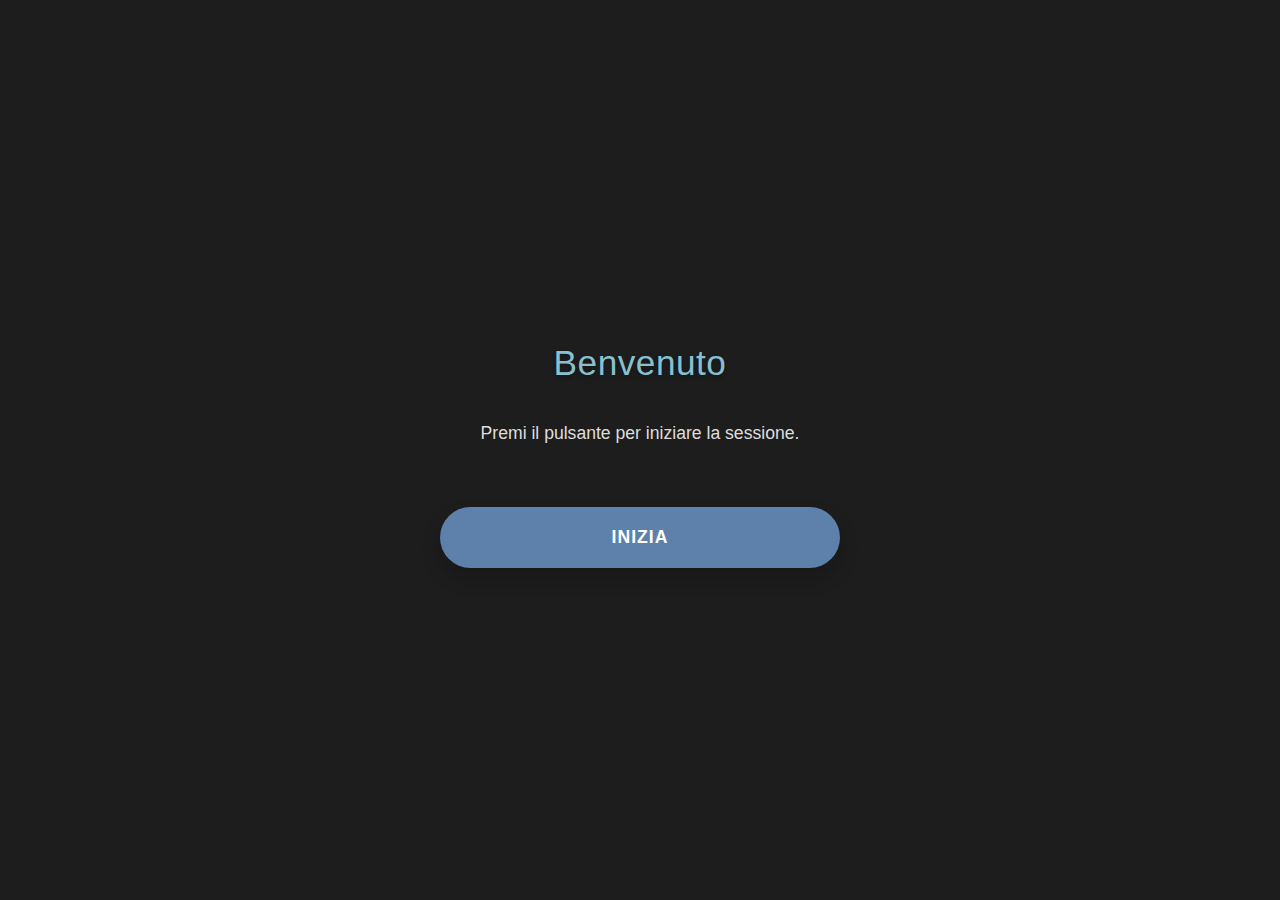
<file: intro.html>
<!DOCTYPE html>
<html lang="it">
<head>
    <meta charset="UTF-8">
    <title>Benvenuto</title>
    <link rel="stylesheet" href="style.css">
</head>
<body>
    <h1>Benvenuto</h1>
    <p>Premi il pulsante per iniziare la sessione.</p>
    <button onclick="begin()">INIZIA</button>

    <script>
        function begin() {
            localStorage.setItem('stepIndex', 0);
            window.location.href = "anagrafica.html"; // Correggi qui se il primo step è anagrafica
        }
    </script>
</body>
</html>
</file>
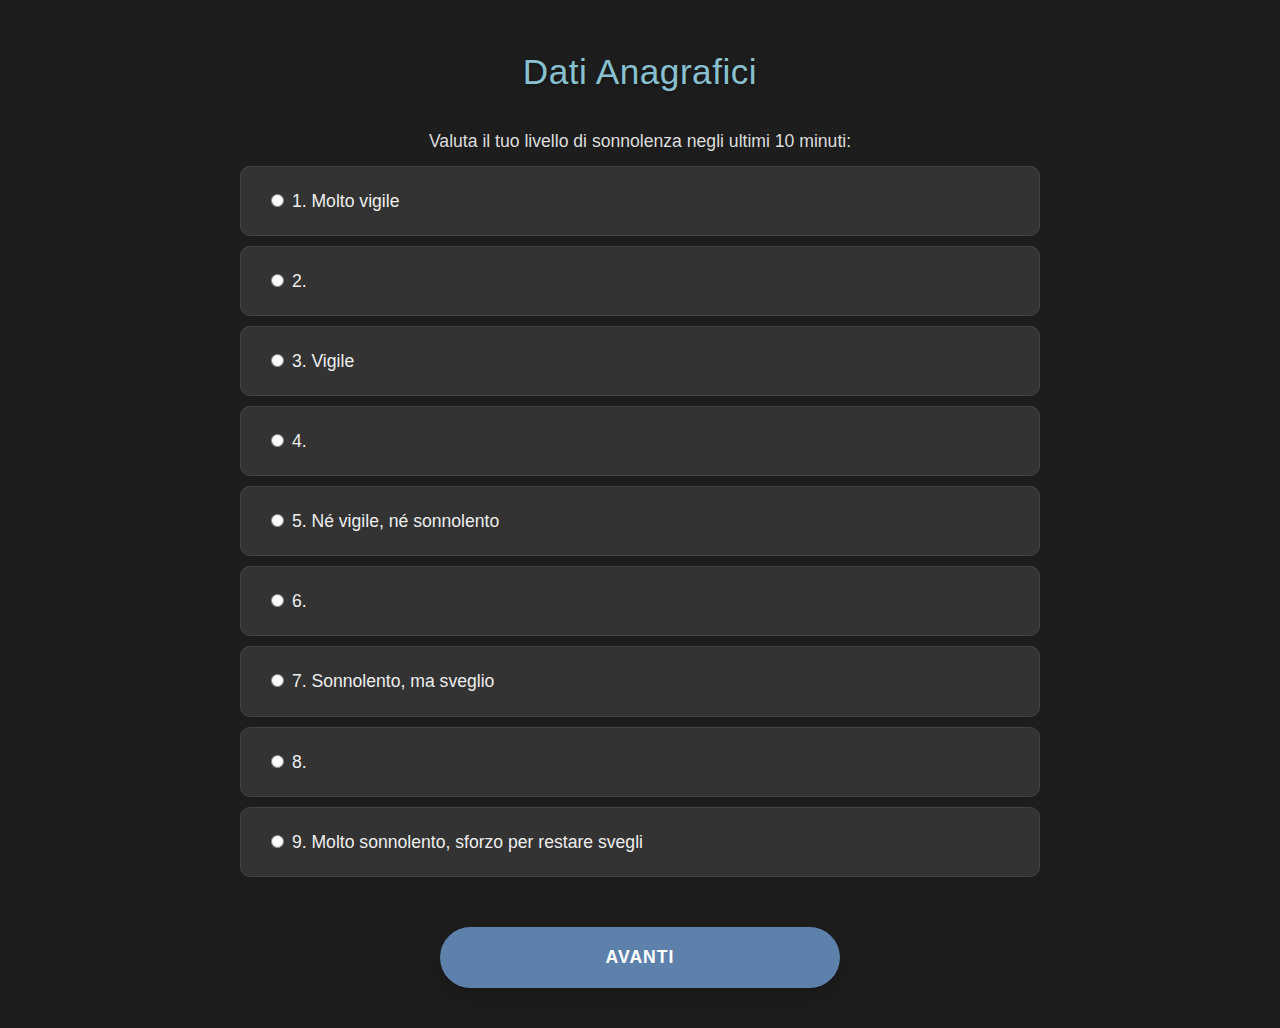
<file: kss.html>
<!DOCTYPE html>
<html lang="it">
<head>
    <meta charset="UTF-8">
    <title>KSS</title>
    <link rel="stylesheet" href="style.css">
    <script src="flow.js"></script>
</head>
<body>
    <h1 id="dynamic-title">KSS</h1>
    <h4 id="dynamic-subtitle"></h4>
    
    <p>Valuta il tuo livello di sonnolenza negli ultimi 10 minuti:</p>

    <form onsubmit="event.preventDefault(); submitKSS();">
        <label class="option"><input type="radio" name="kss" value="1" required> 1. Molto vigile</label>
        <label class="option"><input type="radio" name="kss" value="2"> 2.</label>
        <label class="option"><input type="radio" name="kss" value="3"> 3. Vigile</label>
        <label class="option"><input type="radio" name="kss" value="4"> 4.</label>
        <label class="option"><input type="radio" name="kss" value="5"> 5. Né vigile, né sonnolento</label>
        <label class="option"><input type="radio" name="kss" value="6"> 6.</label>
        <label class="option"><input type="radio" name="kss" value="7"> 7. Sonnolento, ma sveglio</label>
        <label class="option"><input type="radio" name="kss" value="8"> 8.</label>
        <label class="option"><input type="radio" name="kss" value="9"> 9. Molto sonnolento, sforzo per restare svegli</label>

        <button type="submit">AVANTI</button>
    </form>

    <script>
        function submitKSS() {
            const val = document.querySelector('input[name="kss"]:checked').value;
            const stepIndex = localStorage.getItem('stepIndex');
            const key = `risultato_step_${stepIndex}_KSS`;
            
            const record = {
                valore: val,
                fase: getCurrentLightName(), 
                timestamp: new Date().toISOString()
            };
            
            localStorage.setItem(key, JSON.stringify(record));
            nextStep();
        }
    </script>
</body>
</html>
</file>
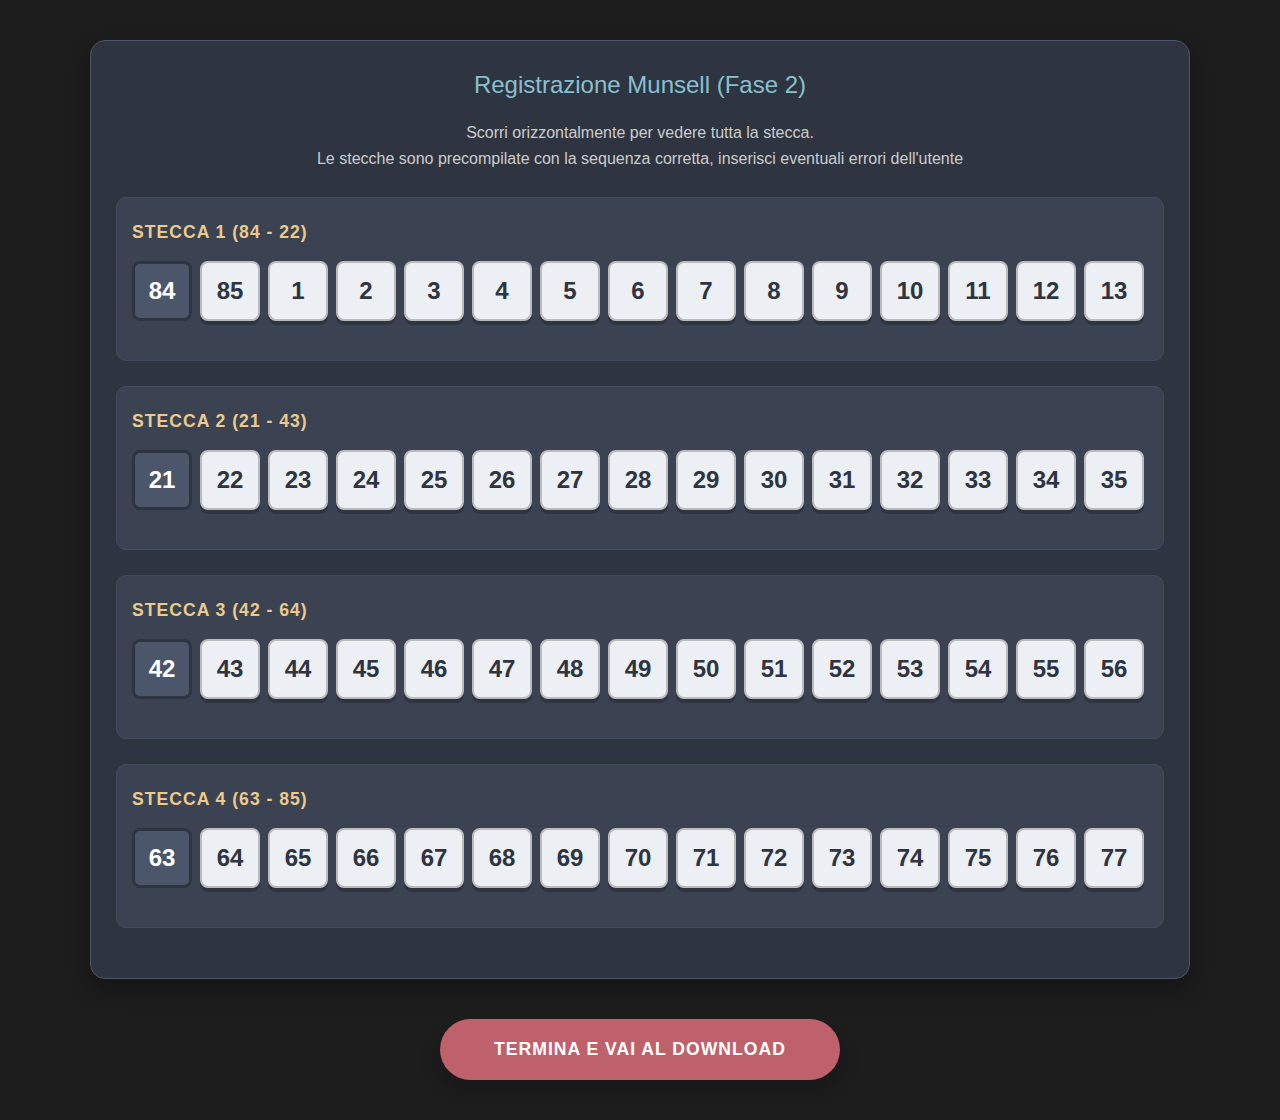
<file: munsell_fase2.html>
<!DOCTYPE html>
<html lang="it">
<head>
    <meta charset="UTF-8">
    <title>Munsell Fase 2</title>
    <link rel="stylesheet" href="style.css">
    <script src="flow.js"></script>
    <style>
        .munsell-section {
            background: #2E3440; padding: 25px; border-radius: 15px; 
            border: 1px solid #4C566A; margin: 20px auto; width: 98%; max-width: 1100px;
            text-align: left;
            box-shadow: 0 10px 25px rgba(0,0,0,0.3);
        }
        .munsell-section h3 { margin-top:0; color:#88C0D0; text-align:center; margin-bottom:10px; font-weight:300; font-size:1.5rem;}
        
        .tray-container {
            margin-bottom: 25px; background: #3B4252; padding: 20px 15px; 
            border-radius: 10px; border: 1px solid #434C5E;
        }
        .tray-label { 
            display: block; font-size: 1.1rem; color: #EBCB8B; margin-bottom: 15px; 
            font-weight: bold; text-transform: uppercase; letter-spacing: 1px; 
        }
        
        .tiles-scroll-area {
            overflow-x: auto; white-space: nowrap; padding-bottom: 15px;
            scrollbar-color: #88C0D0 #2E3440; scrollbar-width: thin;
        }
        .tiles-row { display: inline-flex; gap: 8px; align-items: center; }
        
        /* STILE TESSERA FORZATO */
        input.tile-input {
            width: 60px !important; height: 60px !important; padding: 0 !important; margin: 0 0 4px 0 !important;
            text-align: center !important; background: #ECEFF4 !important; border: 2px solid #bbb !important;
            color: #2E3440 !important; border-radius: 8px !important; font-size: 1.5rem !important; font-weight: 800 !important;
            box-shadow: 0 4px 0px rgba(0,0,0,0.2) !important; -moz-appearance: textfield !important; transition: none !important;
        }
        input.tile-input:focus {
            border-color: #333 !important; background: #fff !important; outline: none !important;
        }
        .tile-fixed {
            width: 60px; height: 60px; display: flex; align-items: center; justify-content: center;
            background: #4C566A; color: #FFF; font-size: 1.5rem; font-weight: bold;
            border: 3px solid #2E3440; border-radius: 8px; user-select: none; margin-bottom: 4px; flex-shrink: 0;
        }
        input.tile-input::-webkit-outer-spin-button, input.tile-input::-webkit-inner-spin-button { -webkit-appearance: none; margin: 0; }
    </style>
</head>
<body>
    
    <div class="munsell-section">
        <h3>Registrazione Munsell (Fase 2)</h3>
        <p style="text-align:center; font-size:1rem; color:#ccc; margin-bottom:25px;">
            Scorri orizzontalmente per vedere tutta la stecca.<br>
            Le stecche sono precompilate con la sequenza corretta, inserisci eventuali errori dell'utente
        </p>
        
        <div id="trays-wrapper"></div>
    </div>

    <button onclick="saveAndFinish()" style="background-color:#BF616A; margin-top:20px;">TERMINA E VAI AL DOWNLOAD</button>

    <script>
        function getTrayData() {
            const s1 = [85]; for(let i=1; i<=21; i++) s1.push(i);
            const s2 = []; for(let i=22; i<=42; i++) s2.push(i);
            const s3 = []; for(let i=43; i<=63; i++) s3.push(i);
            const s4 = []; for(let i=64; i<=84; i++) s4.push(i);

            return [
                { label: "Stecca 1 (84 - 22)", anchorL: 84, anchorR: 22, seq: s1 },
                { label: "Stecca 2 (21 - 43)", anchorL: 21, anchorR: 43, seq: s2 },
                { label: "Stecca 3 (42 - 64)", anchorL: 42, anchorR: 64, seq: s3 },
                { label: "Stecca 4 (63 - 85)", anchorL: 63, anchorR: 85, seq: s4 }
            ];
        }

        function generateTrays() {
            const wrapper = document.getElementById('trays-wrapper');
            const data = getTrayData();
            
            data.forEach((tray, idx) => {
                let html = `
                <div class="tray-container">
                    <span class="tray-label">${tray.label}</span>
                    <div class="tiles-scroll-area">
                        <div class="tiles-row">`;
                
                html += `<div class="tile-fixed">${tray.anchorL}</div>`;
                tray.seq.forEach(num => {
                    html += `<input type="number" class="tile-input" data-tray="${idx+1}" value="${num}">`;
                });
                html += `<div class="tile-fixed">${tray.anchorR}</div>`;
                
                html += `</div></div></div>`;
                wrapper.innerHTML += html;
            });
        }
        generateTrays();

        function saveAndFinish() {
            const getSequenceStr = (idx) => {
                const inputs = document.querySelectorAll(`input.tile-input[data-tray="${idx+1}"]`);
                const values = Array.from(inputs).map(inp => inp.value.trim());
                return values.join(", ");
            };

            const munsellData = {
                seq1: getSequenceStr(0),
                seq2: getSequenceStr(1),
                seq3: getSequenceStr(2),
                seq4: getSequenceStr(3)
            };

            localStorage.setItem('MUNSELL_DATA_PHASE2', JSON.stringify(munsellData));
            
            
            nextStep();
        }
    </script>
</body>
</html>
</file>
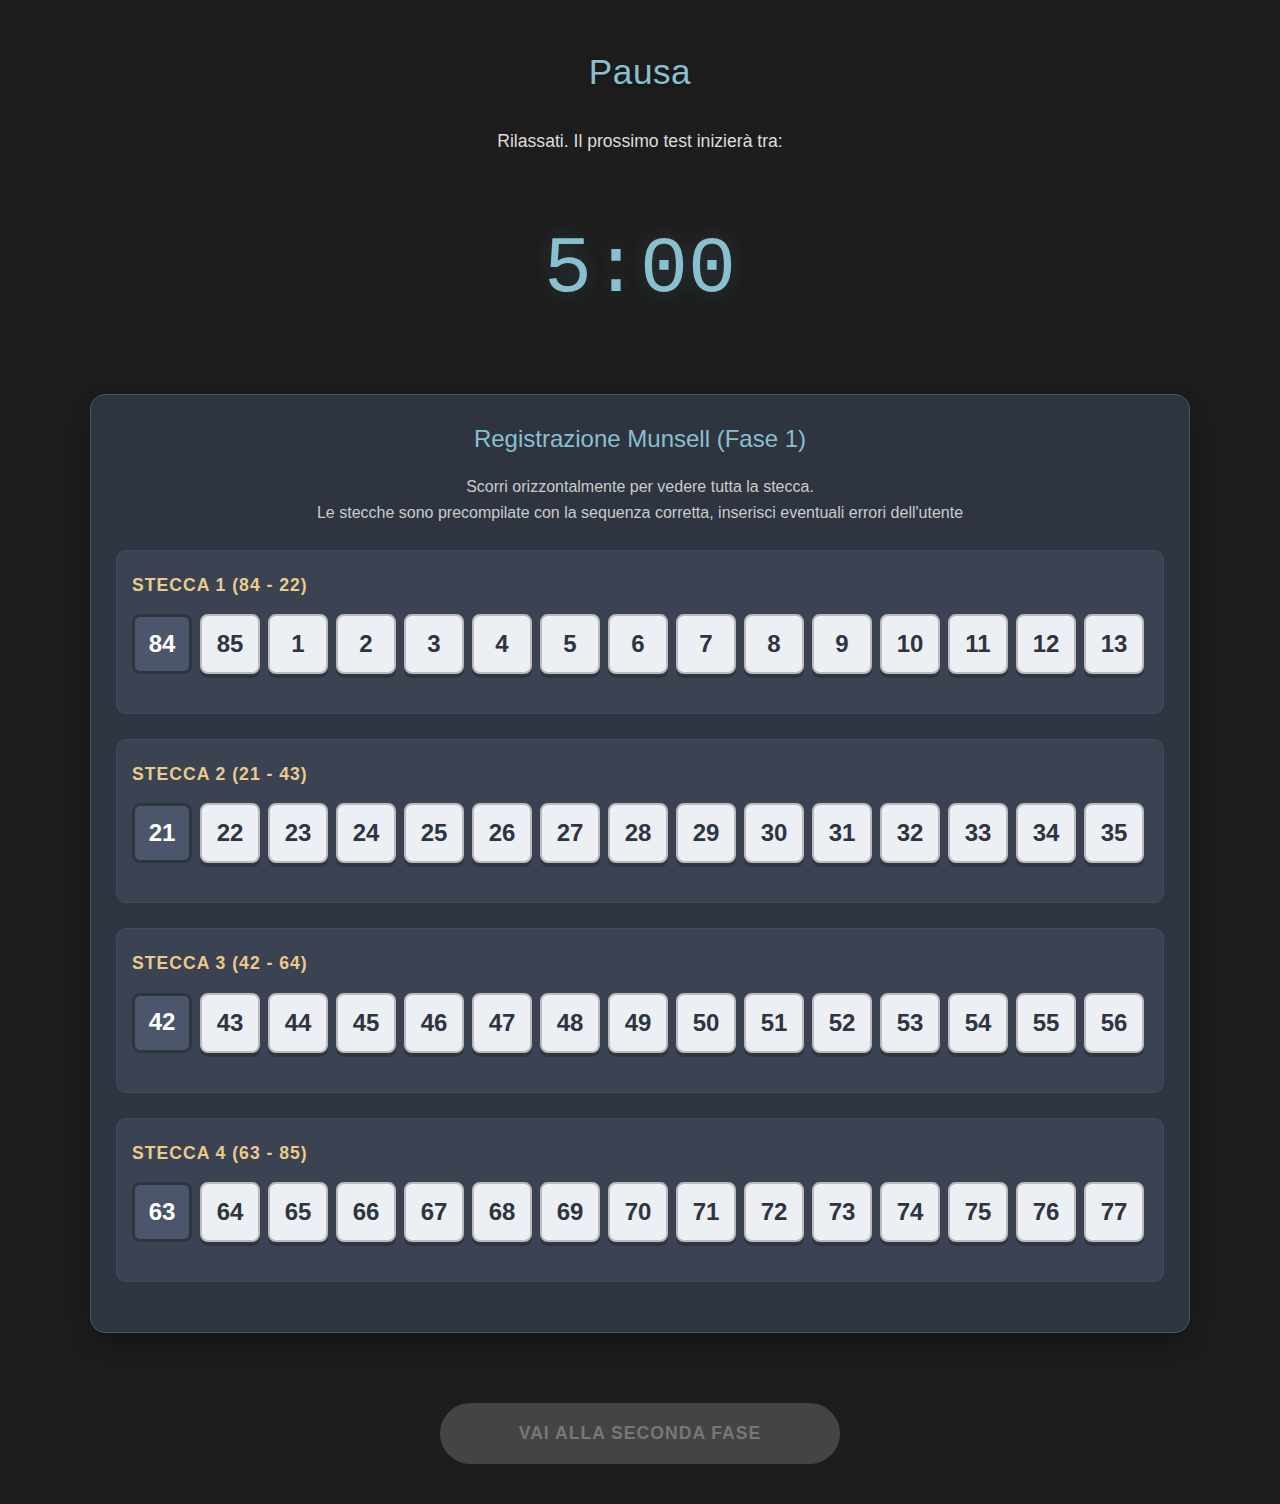
<file: pause.html>
<!DOCTYPE html>
<html lang="it">
<head>
    <meta charset="UTF-8">
    <title>Pausa</title>
    <link rel="stylesheet" href="style.css">
    <script src="flow.js"></script>
    <style>
        .munsell-section {
            background: #2E3440; padding: 25px; border-radius: 15px; 
            border: 1px solid #4C566A; margin: 20px auto; width: 98%; max-width: 1100px;
            text-align: left;
            box-shadow: 0 10px 25px rgba(0,0,0,0.3);
        }
        .munsell-section h3 { margin-top:0; color:#88C0D0; text-align:center; margin-bottom:10px; font-weight:300; font-size:1.5rem;}
        
        .tray-container {
            margin-bottom: 25px; background: #3B4252; padding: 20px 15px; 
            border-radius: 10px; border: 1px solid #434C5E;
        }
        .tray-label { 
            display: block; font-size: 1.1rem; color: #EBCB8B; margin-bottom: 15px; 
            font-weight: bold; text-transform: uppercase; letter-spacing: 1px; 
        }
        
        .tiles-scroll-area {
            overflow-x: auto; white-space: nowrap; padding-bottom: 15px;
            scrollbar-color: #88C0D0 #2E3440; scrollbar-width: thin;
        }
        .tiles-row { display: inline-flex; gap: 8px; align-items: center; }
        
        /* --- STILE TESSERA FORZATO (CON !important) --- */
        input.tile-input {
            width: 60px !important; 
            height: 60px !important;
            padding: 0 !important; /* Rimuove padding che nasconde il numero */
            margin: 0 0 4px 0 !important;
            
            text-align: center !important;
            background: #ECEFF4 !important; /* SFONDO BIANCO/GRIGIO */
            border: 2px solid #bbb !important;
            color: #2E3440 !important; /* NUMERO NERO */
            
            border-radius: 8px !important;
            font-size: 1.5rem !important;
            font-weight: 800 !important;
            
            box-shadow: 0 4px 0px rgba(0,0,0,0.2) !important;
            -moz-appearance: textfield !important; 
            transition: none !important;
        }
        
        input.tile-input:focus {
            border-color: #333 !important;
            background: #fff !important;
            outline: none !important;
            transform: none !important; /* Nessun movimento */
        }
        
        /* TESSERA FISSA */
        .tile-fixed {
            width: 60px; height: 60px;
            display: flex; align-items: center; justify-content: center;
            background: #4C566A; 
            color: #FFF; 
            font-size: 1.5rem; 
            font-weight: bold;
            border: 3px solid #2E3440; 
            border-radius: 8px;
            user-select: none;
            margin-bottom: 4px;
            flex-shrink: 0; /* Non si schiaccia */
        }

        /* Nasconde frecce input */
        input.tile-input::-webkit-outer-spin-button,
        input.tile-input::-webkit-inner-spin-button { -webkit-appearance: none; margin: 0; }
    </style>
</head>
<body>
    <h1>Pausa</h1>
    <p>Rilassati. Il prossimo test inizierà tra:</p>
    
    <div id="timer">5:00</div>

    <div class="munsell-section">
        <h3>Registrazione Munsell (Fase 1)</h3>
        <p style="text-align:center; font-size:1rem; color:#ccc; margin-bottom:25px;">
            Scorri orizzontalmente per vedere tutta la stecca.<br>
            Le stecche sono precompilate con la sequenza corretta, inserisci eventuali errori dell'utente
        </p>
        
        <div id="trays-wrapper"></div>
    </div>

    <button id="btn-next" class="disabled-btn" onclick="saveAndProceed()">VAI ALLA SECONDA FASE</button>

    <script>
        // LOGICA MUNSELL STANDARD
        function getTrayData() {
            // Stecca 1: Caposaldo 84 -> 85, 1, 2... 21 -> Caposaldo 22
            const s1 = [85]; for(let i=1; i<=21; i++) s1.push(i);
            const s2 = []; for(let i=22; i<=42; i++) s2.push(i);
            const s3 = []; for(let i=43; i<=63; i++) s3.push(i);
            const s4 = []; for(let i=64; i<=84; i++) s4.push(i);

            return [
                { label: "Stecca 1 (84 - 22)", anchorL: 84, anchorR: 22, seq: s1 },
                { label: "Stecca 2 (21 - 43)", anchorL: 21, anchorR: 43, seq: s2 },
                { label: "Stecca 3 (42 - 64)", anchorL: 42, anchorR: 64, seq: s3 },
                { label: "Stecca 4 (63 - 85)", anchorL: 63, anchorR: 85, seq: s4 }
            ];
        }

        function generateTrays() {
            const wrapper = document.getElementById('trays-wrapper');
            const data = getTrayData();
            
            data.forEach((tray, idx) => {
                let html = `
                <div class="tray-container">
                    <span class="tray-label">${tray.label}</span>
                    <div class="tiles-scroll-area">
                        <div class="tiles-row">`;
                
                
                html += `<div class="tile-fixed">${tray.anchorL}</div>`;

                
                tray.seq.forEach(num => {
                    html += `<input type="number" class="tile-input" data-tray="${idx+1}" value="${num}">`;
                });

                
                html += `<div class="tile-fixed">${tray.anchorR}</div>`;
                
                html += `</div></div></div>`;
                wrapper.innerHTML += html;
            });
        }
        generateTrays();

        // TIMER
        let timeLeft = 5 * 60; 
        const timerEl = document.getElementById('timer');
        const btnEl = document.getElementById('btn-next');

        const interval = setInterval(() => {
            const minutes = Math.floor(timeLeft / 60);
            let seconds = timeLeft % 60;
            seconds = seconds < 10 ? '0' + seconds : seconds;
            timerEl.textContent = `${minutes}:${seconds}`;

            if (timeLeft <= 0) {
                clearInterval(interval);
                timerEl.textContent = "00:00";
                btnEl.classList.remove('disabled-btn');
                btnEl.textContent = "INIZIA PROSSIMA FASE";
                alert("La pausa è terminata!");
            }
            timeLeft--;
        }, 1000);

    
        function saveAndProceed() {
            const getSequenceStr = (idx) => {
                const inputs = document.querySelectorAll(`input.tile-input[data-tray="${idx+1}"]`);
                const values = Array.from(inputs).map(inp => inp.value.trim());
                return values.join(", ");
            };

            const munsellData = {
                seq1: getSequenceStr(0),
                seq2: getSequenceStr(1),
                seq3: getSequenceStr(2),
                seq4: getSequenceStr(3)
            };

            localStorage.setItem('MUNSELL_DATA_PHASE1', JSON.stringify(munsellData));
            nextStep();
        }
    </script>
</body>
</html>
</file>
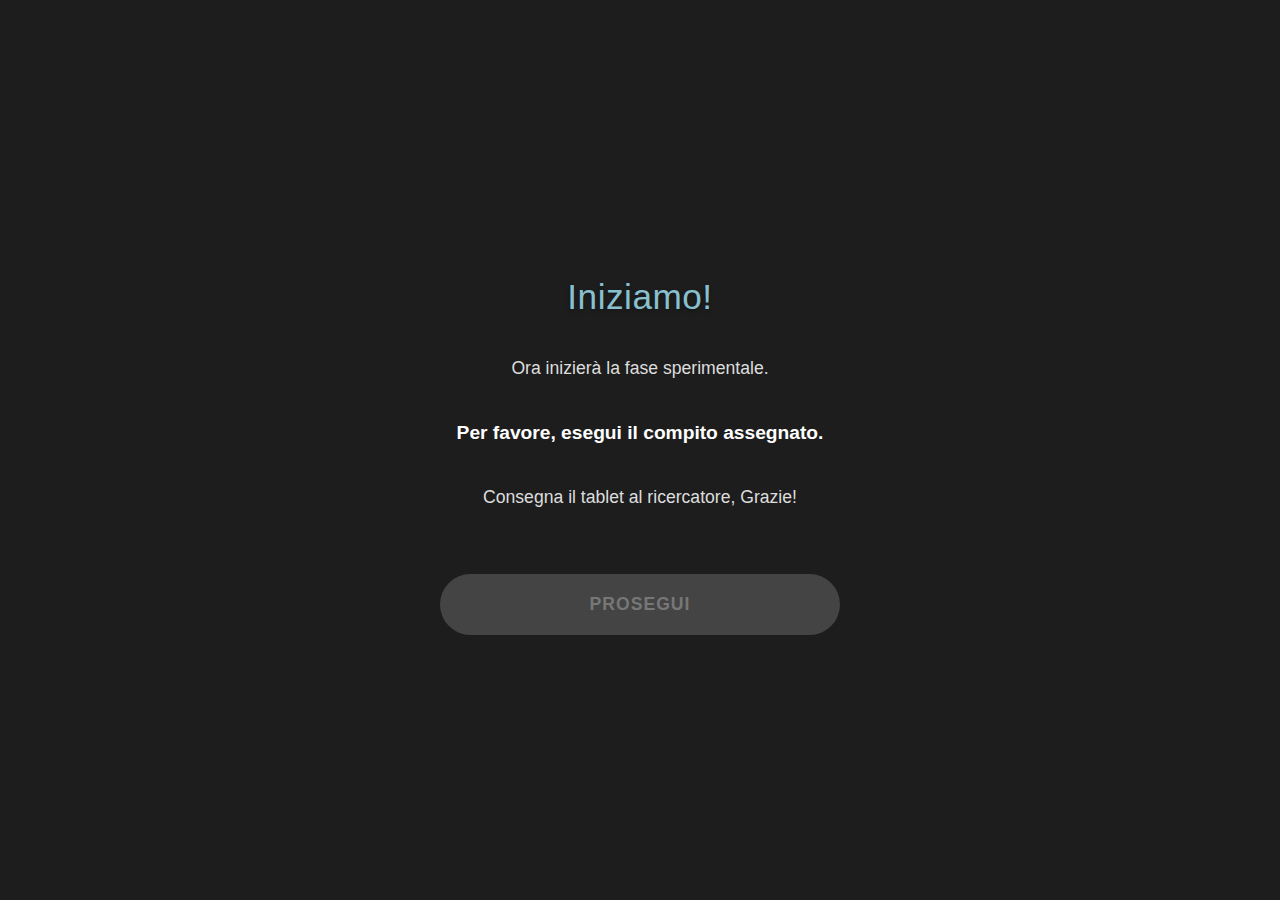
<file: task_instruction.html>
<!DOCTYPE html>
<html lang="it">
<head>
    <meta charset="UTF-8">
    <title>Istruzioni task</title>
    <link rel="stylesheet" href="style.css">
    <script src="flow.js"></script>
</head>
<body>
    <h1>Iniziamo!</h1>
    
    <p style="text-align: center; max-width: 600px; line-height: 1.8;">
        Ora inizierà la fase sperimentale.<br><br>
        
        <strong style="color: #fff; font-size: 1.2rem;">Per favore, esegui il compito assegnato.</strong>
        <br><br>
        
        Consegna il tablet al ricercatore, Grazie!
    </p>

    <button id="btn-next" class="disabled-btn" onclick="nextStep()">PROSEGUI</button>
</body>
<script>
    const btnEl = document.getElementById('btn-next');

       
        window.onload = () => {
            setTimeout(() => {
                btnEl.classList.remove('disabled-btn');
                btnEl.textContent = "PROSEGUI";
            }, 15000); // 15 secondi di attesa
        };
</script>
</html>
</file>
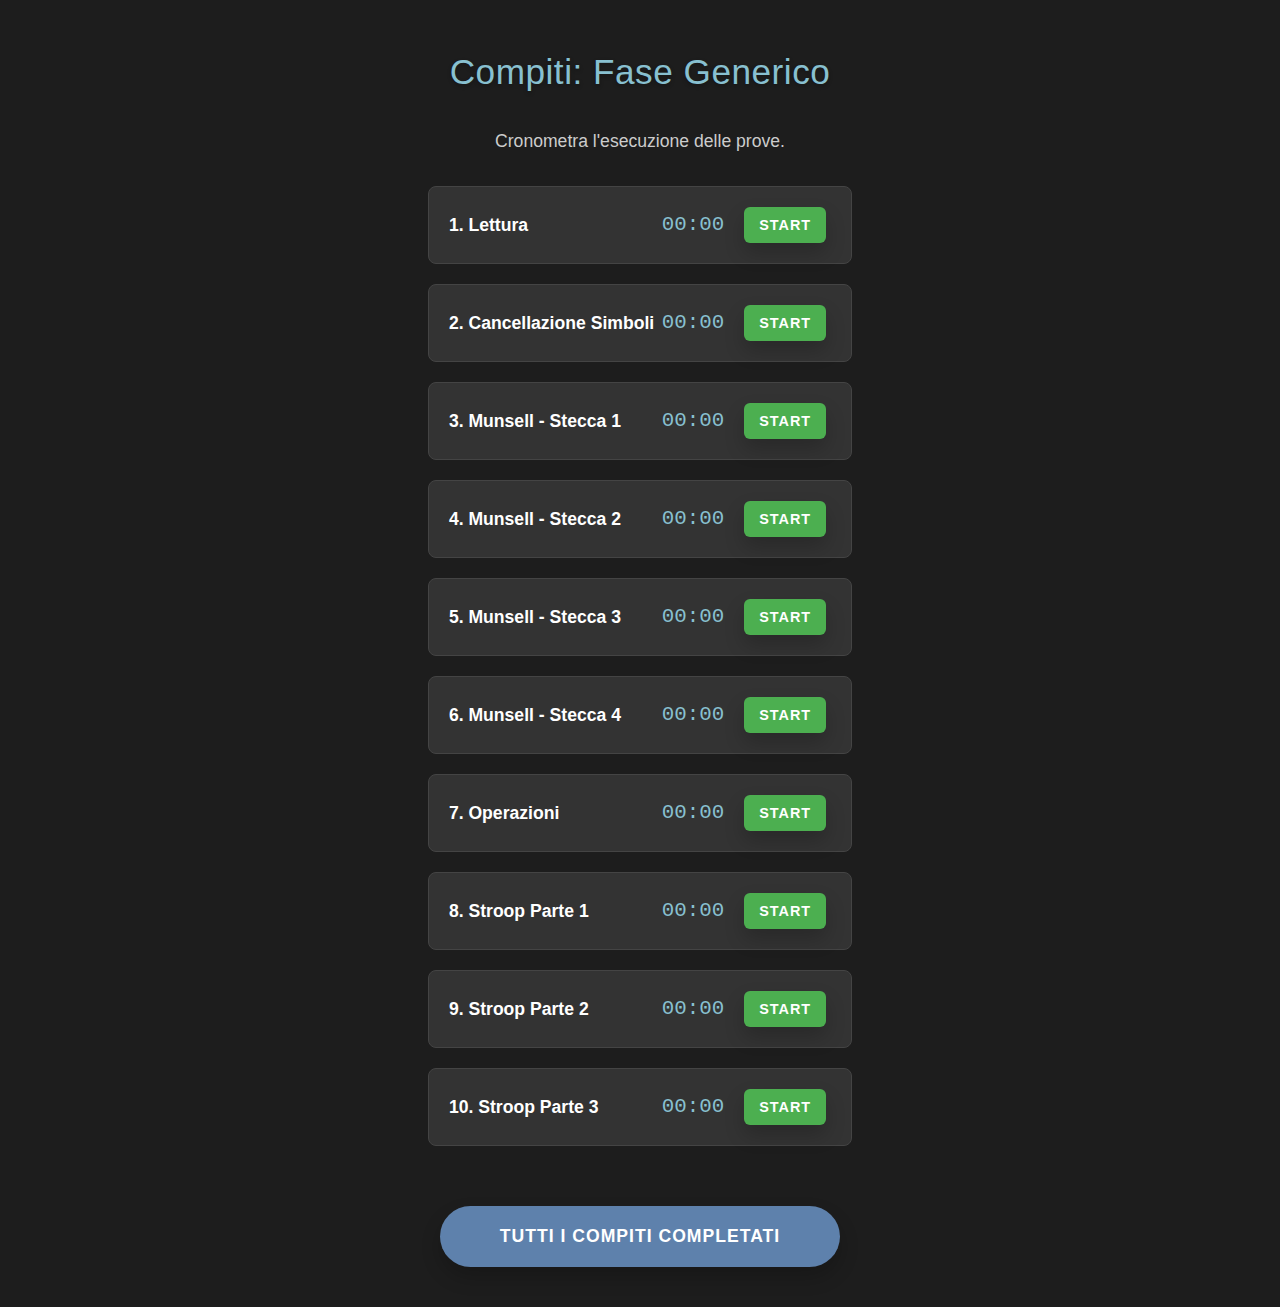
<file: task_manager.html>
<!DOCTYPE html>
<html lang="it">
<head>
    <meta charset="UTF-8">
    <title>Esecuzione Compiti</title>
    <link rel="stylesheet" href="style.css">
    <script src="flow.js"></script>
    <style>
        .task-item {
            background: #333; padding: 20px; margin-bottom: 20px;
            border-radius: 8px; display: flex; justify-content: space-between;
            align-items: center; border: 1px solid #444;
        }
        .task-label { font-weight: bold; font-size: 1.1rem; color: white; }
        .timer-display { 
            font-family: monospace; color: #88C0D0; font-size: 1.3rem; 
            margin-right: 15px; min-width: 70px; text-align: right;
        }
        .btn-timer {
            padding: 10px 15px; margin: 0 5px; font-size: 0.9rem;
            min-width: 80px; border-radius: 6px; cursor: pointer; border: none;
            color: white; font-weight: bold;
        }
        .btn-start { background-color: #4CAF50; }
        .btn-stop { background-color: #e74c3c; display: none; }
        .btn-done { background-color: #555; color: #aaa; cursor: default; display: none; }
        .btn-reset { 
            background-color: #EBCB8B; color: #2E3440; display: none; 
            min-width: 40px; font-size: 1.2rem; padding: 5px;
        }
    </style>
</head>
<body>
    <h1 id="phase-title">Compiti Sperimentali</h1>
    <p style="text-align:center; color:#ccc; margin-bottom:30px">
        Cronometra l'esecuzione delle prove.
    </p>

    <div id="task-list"></div>

    <button onclick="saveAndNext()" style="margin-top:40px; background-color:#5E81AC;">TUTTI I COMPITI COMPLETATI</button>

    <script>
        
        const tasks = [
            { id: 'lettura', label: '1. Lettura' },
            { id: 'cancsimb', label: '2. Cancellazione Simboli' },
            { id: 'm1', label: '3. Munsell - Stecca 1' },
            { id: 'm2', label: '4. Munsell - Stecca 2' },
            { id: 'm3', label: '5. Munsell - Stecca 3' },
            { id: 'm4', label: '6. Munsell - Stecca 4' },
            { id: 'ops', label: '7. Operazioni' },
            { id: 's1', label: '8. Stroop Parte 1' },
            { id: 's2', label: '9. Stroop Parte 2' },
            { id: 's3', label: '10. Stroop Parte 3' }
           
        ];

        let timings = {}; 
        let intervals = {};

        function init() {
            const container = document.getElementById('task-list');
            const phaseName = (typeof getCurrentLightName === 'function') ? getCurrentLightName() : "Sconosciuta";
            document.getElementById('phase-title').innerText = `Compiti: Fase ${phaseName}`;

            tasks.forEach(task => {
                container.innerHTML += `
                <div class="task-item">
                    <span class="task-label">${task.label}</span>
                    <div style="display:flex; align-items:center">
                        <span id="display_${task.id}" class="timer-display">00:00</span>
                        <button id="btn_start_${task.id}" class="btn-timer btn-start" onclick="startTimer('${task.id}')">START</button>
                        <button id="btn_stop_${task.id}" class="btn-timer btn-stop" onclick="stopTimer('${task.id}')">STOP</button>
                        <button id="btn_done_${task.id}" class="btn-timer btn-done">FATTO</button>
                        <button id="btn_reset_${task.id}" class="btn-timer btn-reset" onclick="resetTimer('${task.id}')">↺</button>
                    </div>
                </div>`;
            });
        }

        function startTimer(id) {
            document.getElementById(`btn_start_${id}`).style.display = 'none';
            document.getElementById(`btn_stop_${id}`).style.display = 'block';
            document.getElementById(`btn_reset_${id}`).style.display = 'block';
            
            timings[id] = { start: Date.now(), duration: 0 };
            const display = document.getElementById(`display_${id}`);
            
            intervals[id] = setInterval(() => {
                const delta = Math.floor((Date.now() - timings[id].start) / 1000);
                const m = Math.floor(delta / 60).toString().padStart(2, '0');
                const s = (delta % 60).toString().padStart(2, '0');
                display.innerText = `${m}:${s}`;
            }, 1000);
        }

        function stopTimer(id) {
            clearInterval(intervals[id]);
            const durationSec = (Date.now() - timings[id].start) / 1000;
            timings[id].duration = durationSec;

            document.getElementById(`btn_stop_${id}`).style.display = 'none';
            document.getElementById(`btn_done_${id}`).style.display = 'block';
            
            const m = Math.floor(durationSec / 60).toString().padStart(2, '0');
            const s = (Math.floor(durationSec % 60)).toString().padStart(2, '0');
            document.getElementById(`display_${id}`).innerText = `${m}:${s}`;
            document.getElementById(`display_${id}`).style.color = "#4CAF50";
        }

        function resetTimer(id) {
            if(!confirm("Resettare a zero?")) return;
            clearInterval(intervals[id]);
            delete timings[id];
            
            const display = document.getElementById(`display_${id}`);
            display.innerText = "00:00";
            display.style.color = "#88C0D0";

            document.getElementById(`btn_start_${id}`).style.display = 'block';
            document.getElementById(`btn_stop_${id}`).style.display = 'none';
            document.getElementById(`btn_done_${id}`).style.display = 'none';
            document.getElementById(`btn_reset_${id}`).style.display = 'none';
        }

        function saveAndNext() {
            if (Object.keys(intervals).some(k => document.getElementById(`btn_stop_${k}`).style.display === 'block')) {
                return alert("⚠️ Ferma tutti i cronometri prima di proseguire!");
            }

            let savedData = {};
            tasks.forEach(t => {
                savedData[t.id] = timings[t.id] ? timings[t.id].duration : 0;
            });

            const lightName = (typeof getCurrentLightName === 'function') ? getCurrentLightName() : "ND";
            localStorage.setItem(`PERFORMANCE_TIMES_${lightName}`, JSON.stringify(savedData));

            nextStep();
        }

        init();
    </script>
</body>
</html>
</file>
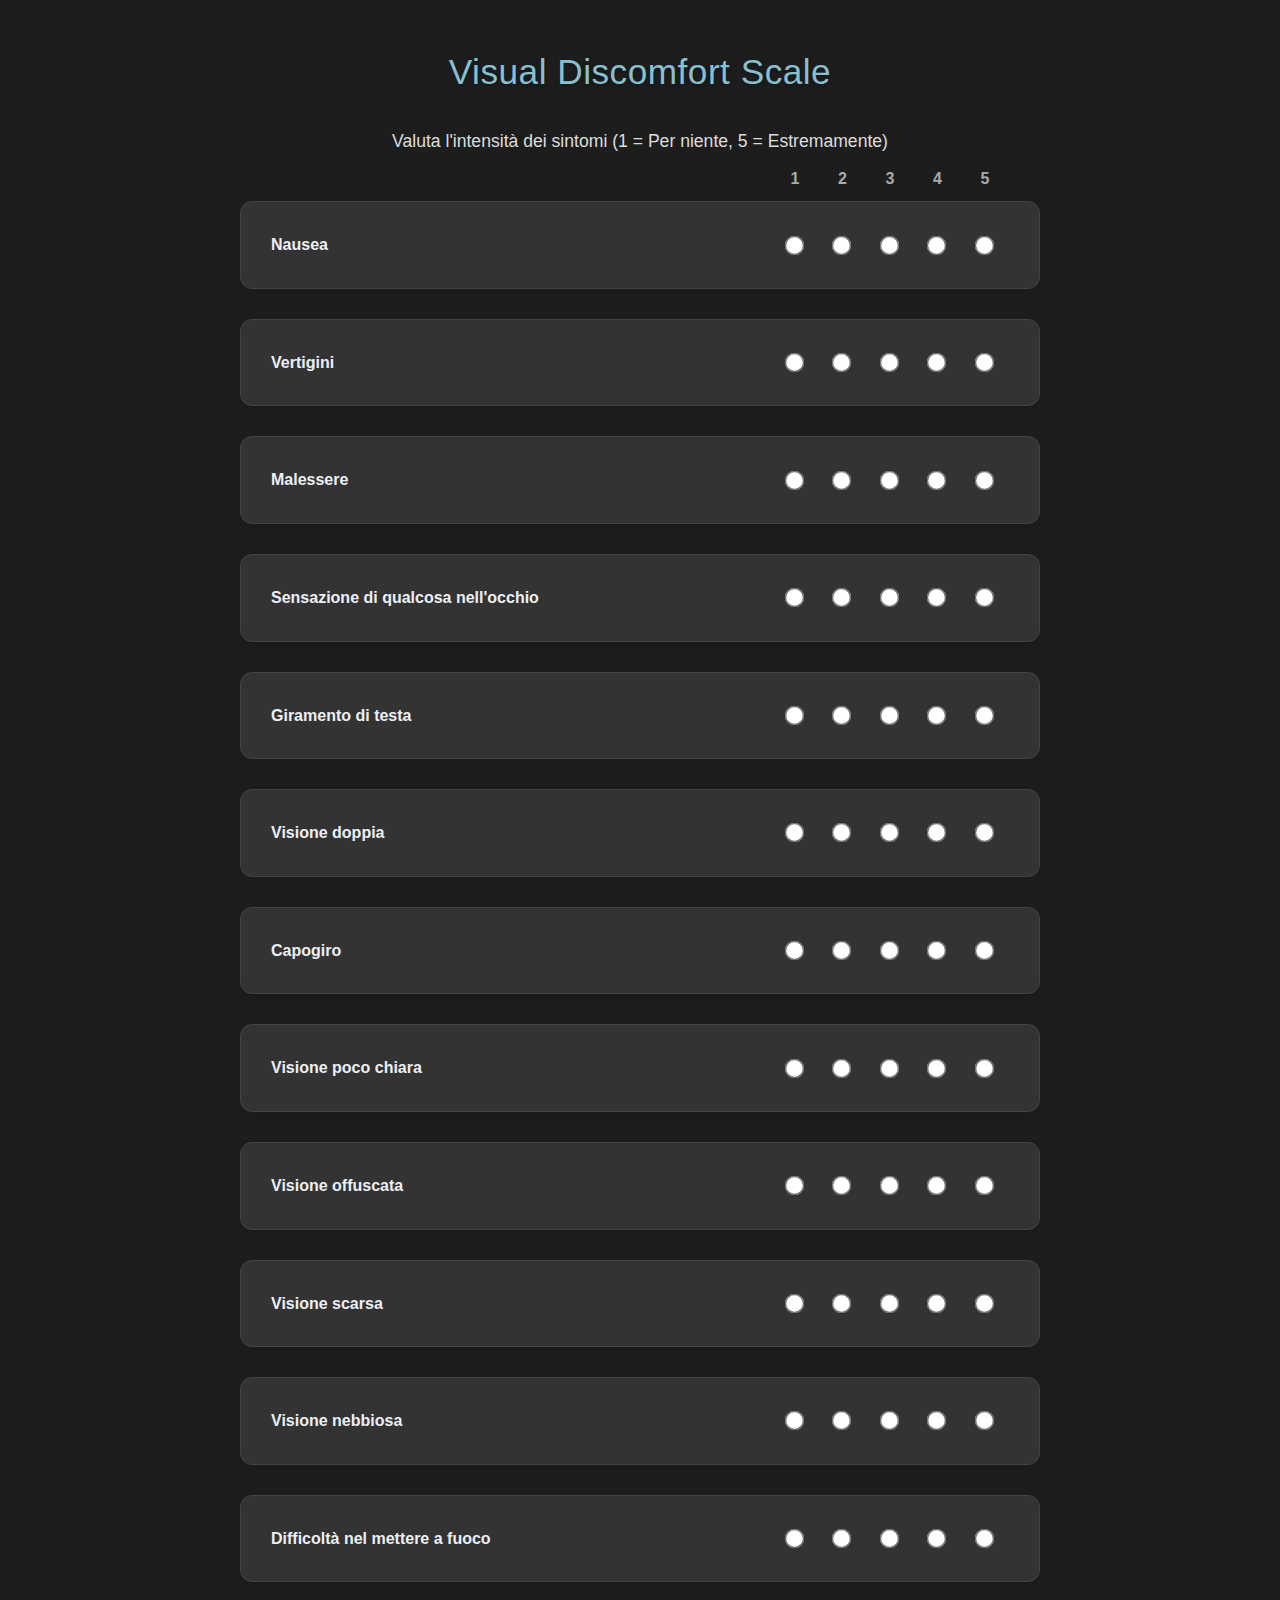
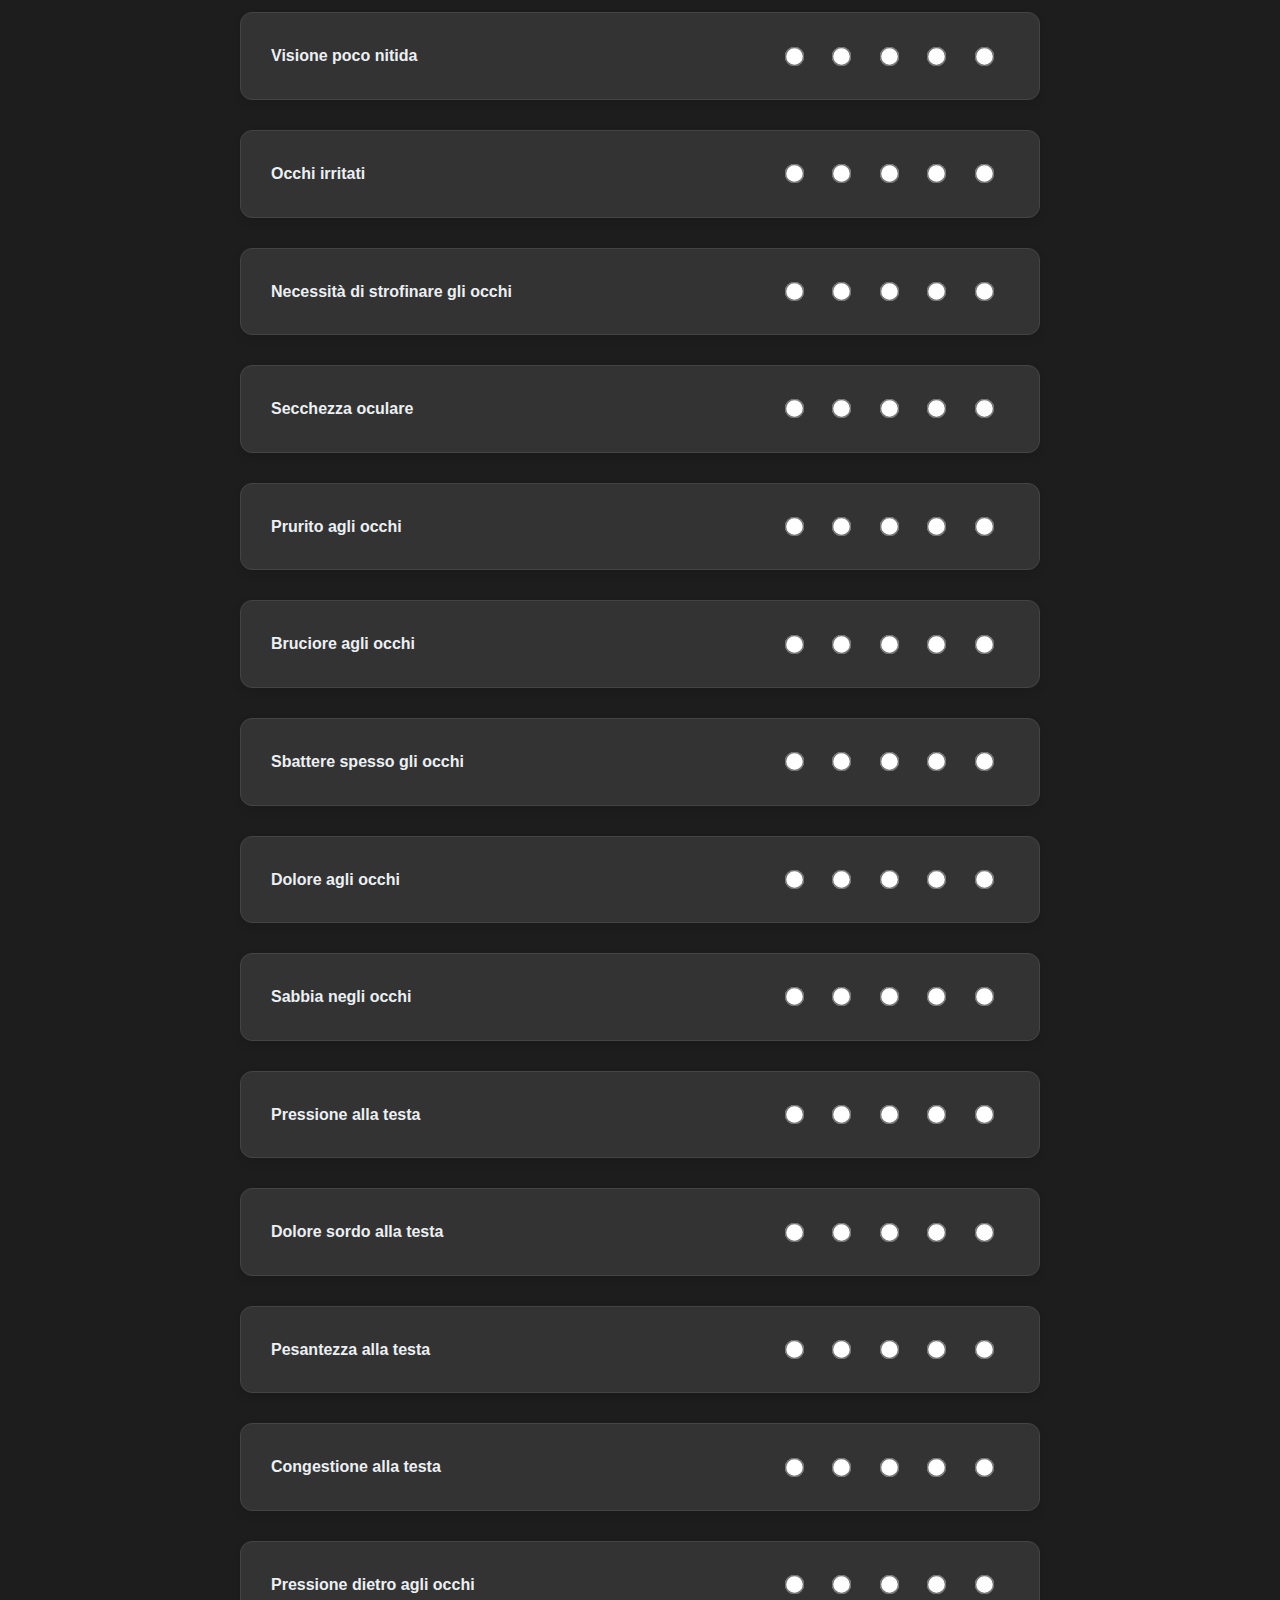
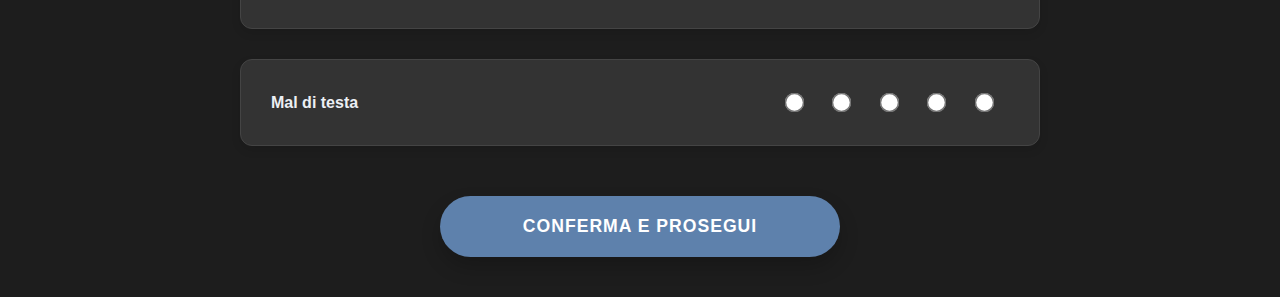
<file: vds.html>
<!DOCTYPE html>
<html lang="it">
<head>
    <meta charset="UTF-8">
    <title>VDS</title>
    <link rel="stylesheet" href="style.css">
    <script src="flow.js"></script>
</head>
<body>
    <h1>Visual Discomfort Scale</h1>
    <p>Valuta l'intensità dei sintomi (1 = Per niente, 5 = Estremamente)</p>

    <div style="width: 100%; max-width: 800px; margin: 0 auto 10px auto; padding: 0 30px; display: flex; align-items: flex-end;">
        <div style="flex: 1;"></div> <div style="flex: 0 0 240px; display: flex; justify-content: space-between; color: #aaa; font-weight: bold; padding: 0 10px;">
            <span style="width:30px; text-align:center;">1</span>
            <span style="width:30px; text-align:center;">2</span>
            <span style="width:30px; text-align:center;">3</span>
            <span style="width:30px; text-align:center;">4</span>
            <span style="width:30px; text-align:center;">5</span>
        </div>
    </div>

    <form onsubmit="event.preventDefault(); submitVDS();">
        <div id="symptoms-container"></div>
        <button type="submit">CONFERMA E PROSEGUI</button>
    </form>

    <script>
        const symptoms = [
            "Nausea", "Vertigini", "Malessere", "Sensazione di qualcosa nell'occhio",
            "Giramento di testa", "Visione doppia", "Capogiro", "Visione poco chiara",
            "Visione offuscata", "Visione scarsa", "Visione nebbiosa", "Difficoltà nel mettere a fuoco",
            "Visione poco nitida", "Occhi irritati", "Necessità di strofinare gli occhi",
            "Secchezza oculare", "Prurito agli occhi", "Bruciore agli occhi",
            "Sbattere spesso gli occhi", "Dolore agli occhi", "Sabbia negli occhi",
            "Pressione alla testa", "Dolore sordo alla testa", "Pesantezza alla testa",
            "Congestione alla testa", "Pressione dietro agli occhi", "Mal di testa"
        ];

        const cont = document.getElementById('symptoms-container');
        
        symptoms.forEach((s, i) => {
            cont.innerHTML += `
            <div class="question-box" style="display:flex; align-items:center; justify-content:space-between;">
                <div style="flex:1; font-weight:bold; margin-right:10px;">${s}</div>
                
                <div style="flex:0 0 240px; display:flex; justify-content: space-between; padding: 0 10px;">
                    ${[1,2,3,4,5].map(v => `
                        <div style="text-align:center; width:30px; display:flex; justify-content:center;">
                            <input type="radio" name="s${i}" value="${v}" style="margin:0; transform:scale(1.5); cursor:pointer;" required>
                        </div>
                    `).join('')}
                </div>
            </div>`;
        });

        function submitVDS() {
            let results = {};

            symptoms.forEach((s, i) => {
                const name = `s${i}`;
                const checkedEl = document.querySelector(`input[name="${name}"]:checked`);
                if(checkedEl) {
                    results[s] = checkedEl.value; 
                }
            });
            
            const stepIndex = localStorage.getItem('stepIndex');
            const key = `risultato_step_${stepIndex}_VDS`;
            
            const record = {
                valori: results,
                fase: getCurrentLightName(), 
                timestamp: new Date().toISOString()
            };
            
   
            localStorage.setItem(key, JSON.stringify(record));
            

            nextStep();
        }
    </script>
</body>
</html>
</file>
<file: style.css>
/* 1. RESET E BASE */
* { box-sizing: border-box; }

body { 
    /* SFONDO SCURO ORIGINALE */
    background-color: rgb(29, 29, 29); 
    color: #ECEFF4; 
    font-family: 'Segoe UI', Roboto, Helvetica, Arial, sans-serif; 
    margin: 0; 
    padding: 20px;
    
    /* Centratura Totale della Pagina */
    min-height: 100vh; 
    display: flex; 
    flex-direction: column; 
    justify-content: center; 
    align-items: center;
    
    line-height: 1.6;
    font-weight: 400;
    -webkit-font-smoothing: antialiased; 
}

/* 2. CONTENITORI (LAYOUT INVISIBILE) */

form, .card, .container, .setup-card {
    background-color: transparent;
    box-shadow: none;              
    border: none;                  
    
    width: 100%;
    max-width: 800px; 
    margin: auto;
    padding: 0; 
}

/* 3. CARD CENTRATA */
.centered-card, .end-card {
    background-color: transparent;
    box-shadow: none;
    border: none;
    
    width: 100%;
    max-width: 700px;
    margin: 0 auto;
    text-align: center;
    
    display: flex;
    flex-direction: column;
    align-items: center;
}

/* 4. TESTI */
h1 { 
    text-align: center; 
    color: #88C0D0; 
    font-size: 2.2rem; 
    margin-bottom: 10px; 
    font-weight: 300; 
    letter-spacing: 0.5px;
    text-shadow: 0 2px 4px rgba(0,0,0,0.3); 
}

h4 {
    text-align: center;
    color: #aaa;
    margin-top: 0;
    margin-bottom: 40px;
    font-weight: 400;
    font-size: 1.1rem;
    opacity: 0.8;
}

p, label { 
    font-size: 1.1rem; 
    color: #ddd;
    margin-bottom: 10px;
    display: block;
}

/* 5. INPUT E SELECT */

input[type="text"], 
input[type="number"], 
select, 
textarea {
    width: 100%;
    padding: 18px; 
    margin-bottom: 30px;
    border-radius: 12px; /* Più arrotondati */
    border: 1px solid #444; 
    
    background-color: #333; 
    color: #fff;
    
    font-size: 1.1rem; 
    font-family: inherit;
    transition: all 0.3s ease;
    box-shadow: 0 4px 6px rgba(0,0,0,0.1);
}

input:focus, select:focus, textarea:focus {
    outline: none;
    border-color: #88C0D0; 
    background-color: #3b3b3b;
    transform: translateY(-2px); /* Piccolo effetto focus */
    box-shadow: 0 8px 15px rgba(0,0,0,0.2);
}

textarea { resize: vertical; min-height: 120px; }


.vds-row {
    margin-bottom: 50px;
    border-bottom: 1px solid #333; 
    padding-bottom: 30px;
}
.vds-row:last-child { border-bottom: none; }

.vds-question {
    font-size: 1.2rem;
    font-weight: 600;
    color: #E5E9F0;
    margin-bottom: 25px;
    display: block;
    text-align: center; 
}

.scale-wrapper {
    display: flex;
    justify-content: space-between; 
    align-items: flex-end;
    gap: 2px;
    max-width: 100%; 
}

.scale-option-col {
    display: flex;
    flex-direction: column; 
    align-items: center;    
    cursor: pointer;
    flex: 1; 
    position: relative; 
}

.scale-num {
    margin-bottom: 12px; 
    color: #88C0D0;
    font-size: 1rem;
    font-weight: bold;
    transition: color 0.2s;
}


.scale-option-col input[type="radio"] {
    margin: 0;
    transform: scale(1.5);
    background-color: #333; 
    appearance: none;
    -webkit-appearance: none;
    width: 20px;
    height: 20px;
    border: 2px solid #555;
    border-radius: 50%;
    display: grid;
    place-content: center;
}

.scale-option-col input[type="radio"]::before {
    content: "";
    width: 10px;
    height: 10px;
    border-radius: 50%;
    transform: scale(0);
    transition: 0.2s transform ease-in-out;
    background-color: #88C0D0; 
}

.scale-option-col input[type="radio"]:checked::before {
    transform: scale(1);
}
.scale-option-col input[type="radio"]:checked {
    border-color: #88C0D0;
}

.scale-labels-extremes {
    display: flex;
    justify-content: space-between;
    margin-top: 15px;
    font-size: 0.9rem;
    color: #888;
    text-transform: uppercase;
    font-weight: 600;
    letter-spacing: 1px;
}

/* 7. QUESTION BOX (Per GVAS e simili) */

.question-box {
    background-color: #333; 
    padding: 30px; 
    margin-bottom: 30px; 
    border-radius: 12px; 
    border: 1px solid #444;
    box-shadow: 0 4px 10px rgba(0,0,0,0.1);
}

/* Slider GVAS */
input[type="range"] {
    width: 100%;
    margin: 30px 0;
    height: 8px; 
    background: #222; 
    border-radius: 4px;
    border: none;
    padding: 0; 
    box-shadow: inset 0 2px 5px rgba(0,0,0,0.5);
}

input[type="range"]::-webkit-slider-thumb {
    -webkit-appearance: none;
    width: 28px;
    height: 28px;
    border-radius: 50%;
    background: #88C0D0; 
    cursor: pointer;
    box-shadow: 0 2px 6px rgba(0,0,0,0.4);
    transition: transform 0.2s;
}
input[type="range"]::-webkit-slider-thumb:hover { transform: scale(1.1); }

/* 8. RADIO E CHECKBOX (Anagrafica) */
.radio-group, .checkbox-group { 
    gap: 15px; 
    margin-bottom: 40px; 
}

.radio-option, .option, .check-option { 
    background: #333; 
    padding: 20px 25px; 
    border-radius: 10px; 
    border: 1px solid #444;
    cursor: pointer;
    transition: all 0.2s;
    color: #eee;
    font-weight: 500;
}

.radio-option:hover, .option:hover, .check-option:hover {
    border-color: #88C0D0;
    background-color: #3a3a3a;
}

/* 9. SEZIONI */
.section-title {
    color: #8FBCBB; 
    border-bottom: 1px solid #444;
    padding-bottom: 10px;
    margin-top: 50px;
    margin-bottom: 30px;
    font-size: 1.3rem;
    text-transform: uppercase;
    letter-spacing: 2px;
    font-weight: 600;
}

/* 10. BOTTONI */
button {
    display: block;
    width: 100%;
    max-width: 400px; /* Non gigante su schermi larghi */
    margin: 50px auto 20px auto; /* Centrato */
    padding: 20px; 
    
    background-color: #5E81AC; 
    color: white;
    border: none;
    border-radius: 50px; /* Pillola elegante */
    font-size: 1.1rem;
    font-weight: 700;
    letter-spacing: 1px;
    text-transform: uppercase;
    
    cursor: pointer;
    transition: all 0.3s;
    box-shadow: 0 10px 20px rgba(0,0,0,0.2);
}

button:hover {
    background-color: #81A1C1; 
    transform: translateY(-3px);
    box-shadow: 0 15px 30px rgba(0,0,0,0.3);
}

button:active { transform: translateY(-1px); }

button.disabled-btn {
    background: #444; 
    color: #777; 
    cursor: not-allowed;
    box-shadow: none;
    transform: none;
}

/* UTILITÀ */
.hidden, .hidden-section, .dynamic-block { display: none; }

#timer { 
    font-size: 5rem; 
    font-family: 'Courier New', monospace; 
    color: #88C0D0; 
    text-align: center;
    margin: 40px 0; 
    text-shadow: 0 0 20px rgba(136, 192, 208, 0.2);
}

/* Messaggi */
.success-message {
    color: #A3BE8C; 
    text-align: center;
    margin-top: 20px;
    font-size: 1.2rem;
    font-weight: bold;
    display: none;
}
a { color: #88C0D0; text-decoration: none; border-bottom: 1px dotted #88C0D0; }

/* MEDIA QUERY */
@media (max-width: 600px) {
    h1 { font-size: 1.8rem; }
    .scale-num { font-size: 0.8rem; }
    .scale-wrapper { gap: 0; } 
}

/* --- GVAS: ALLINEAMENTO ETICHETTE --- */
.labels {
    display: flex;
    justify-content: space-between; 
    width: 100%;
    
    
    margin-top: -15px; 
    font-size: 0.85rem;
    color: #888;
    text-transform: uppercase;
    font-weight: 600;
    letter-spacing: 1px;
}
</file>
